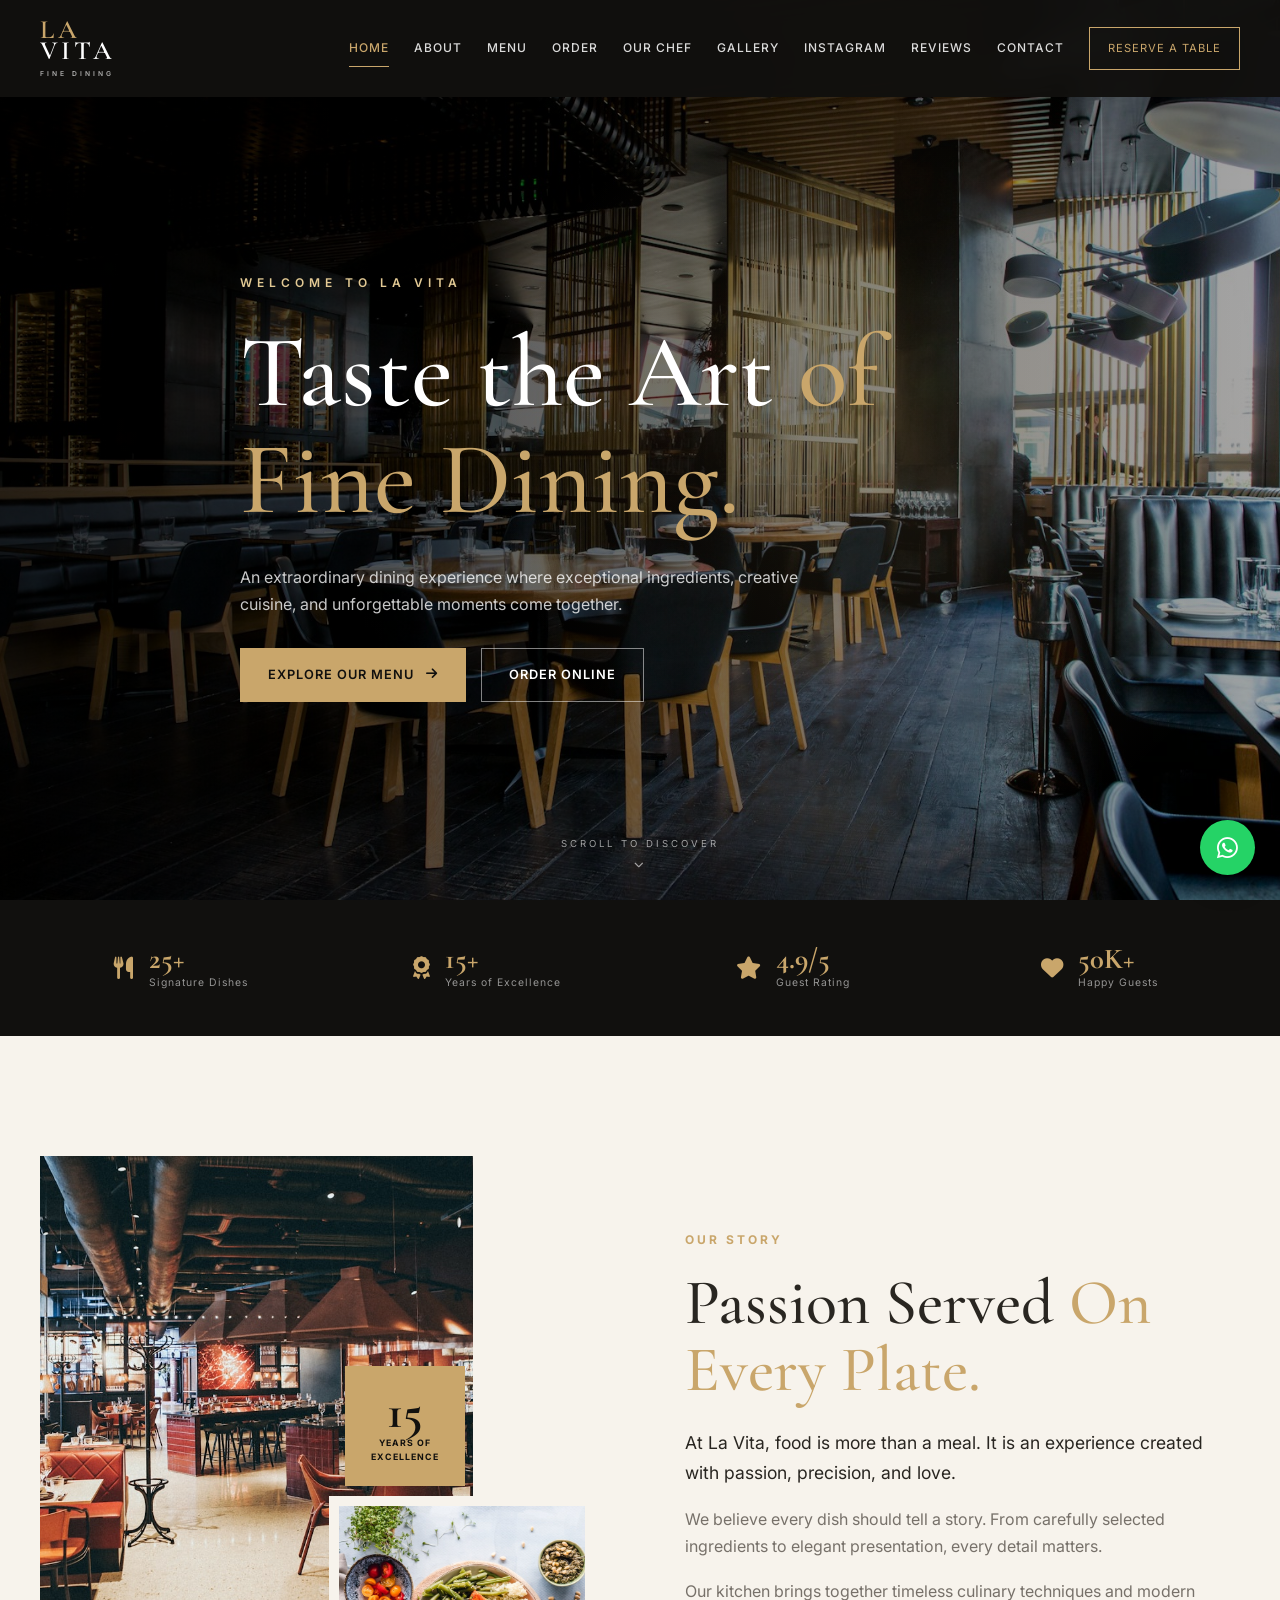
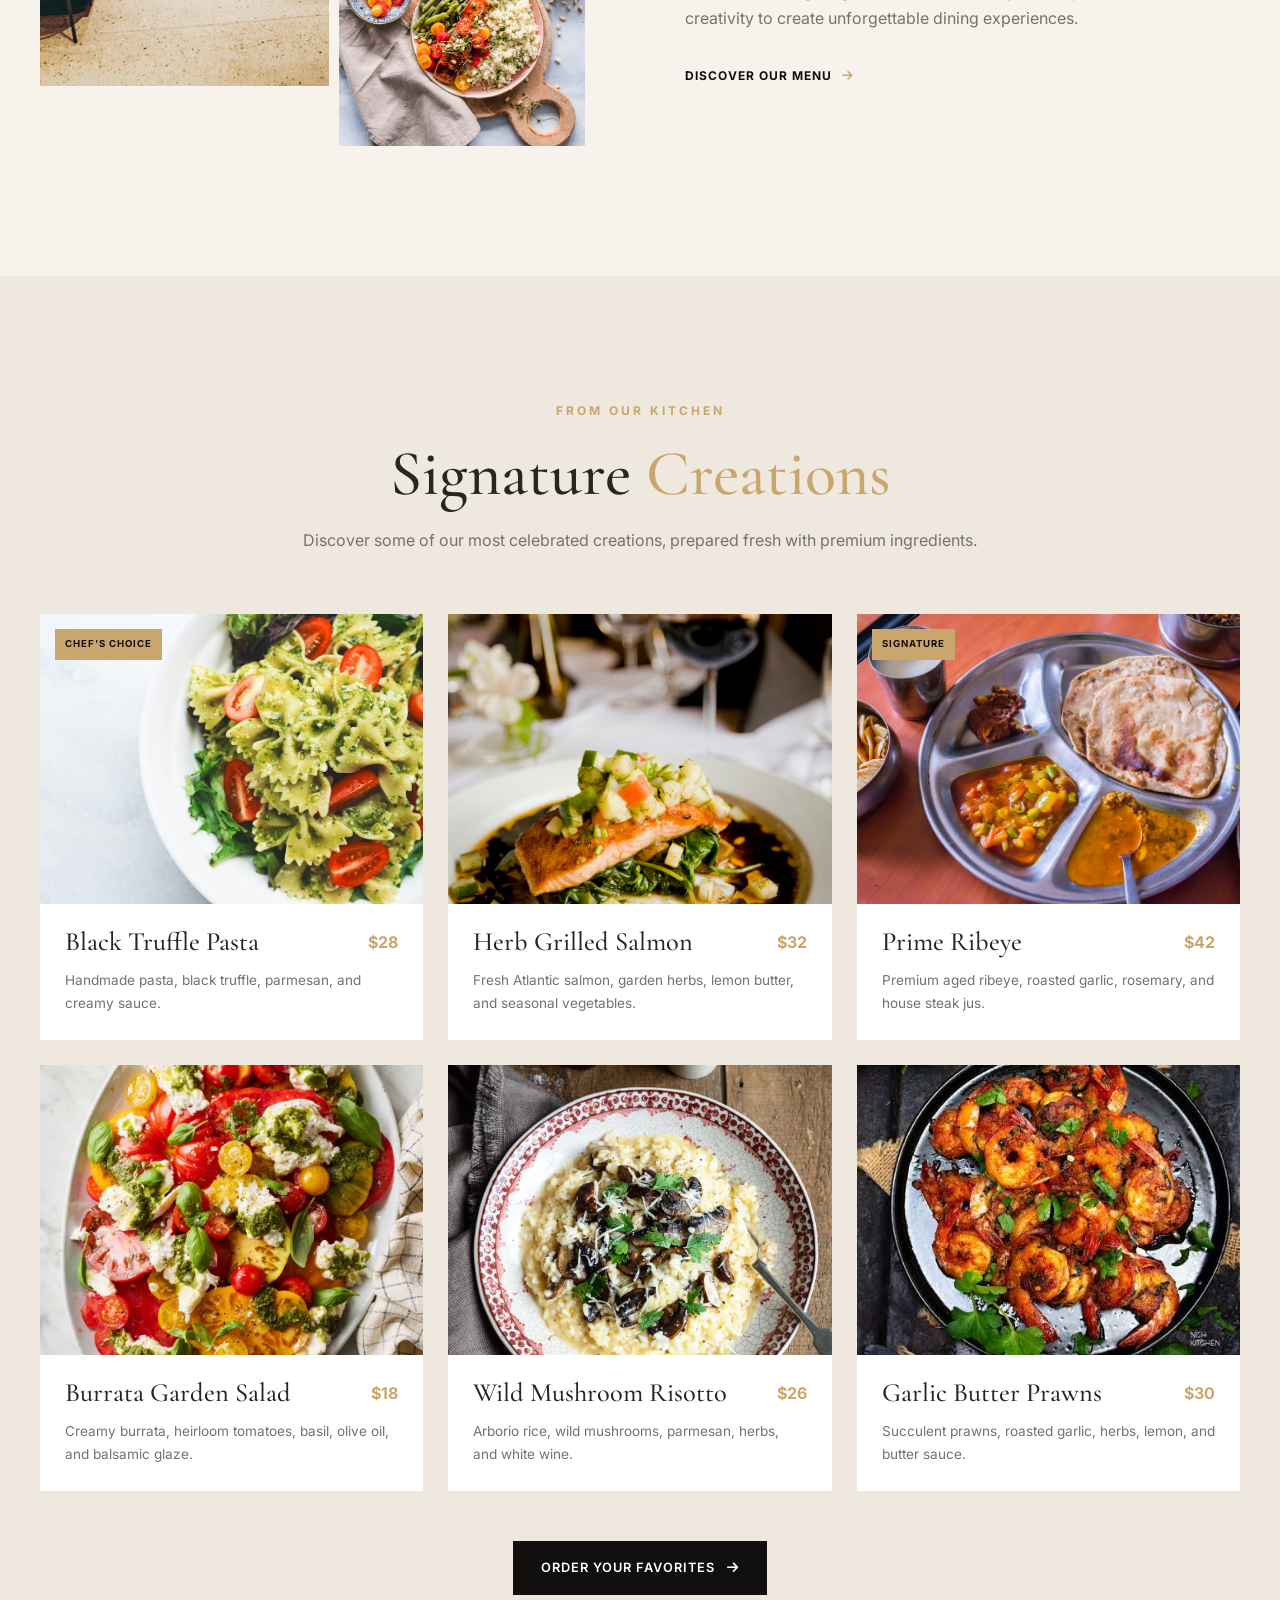
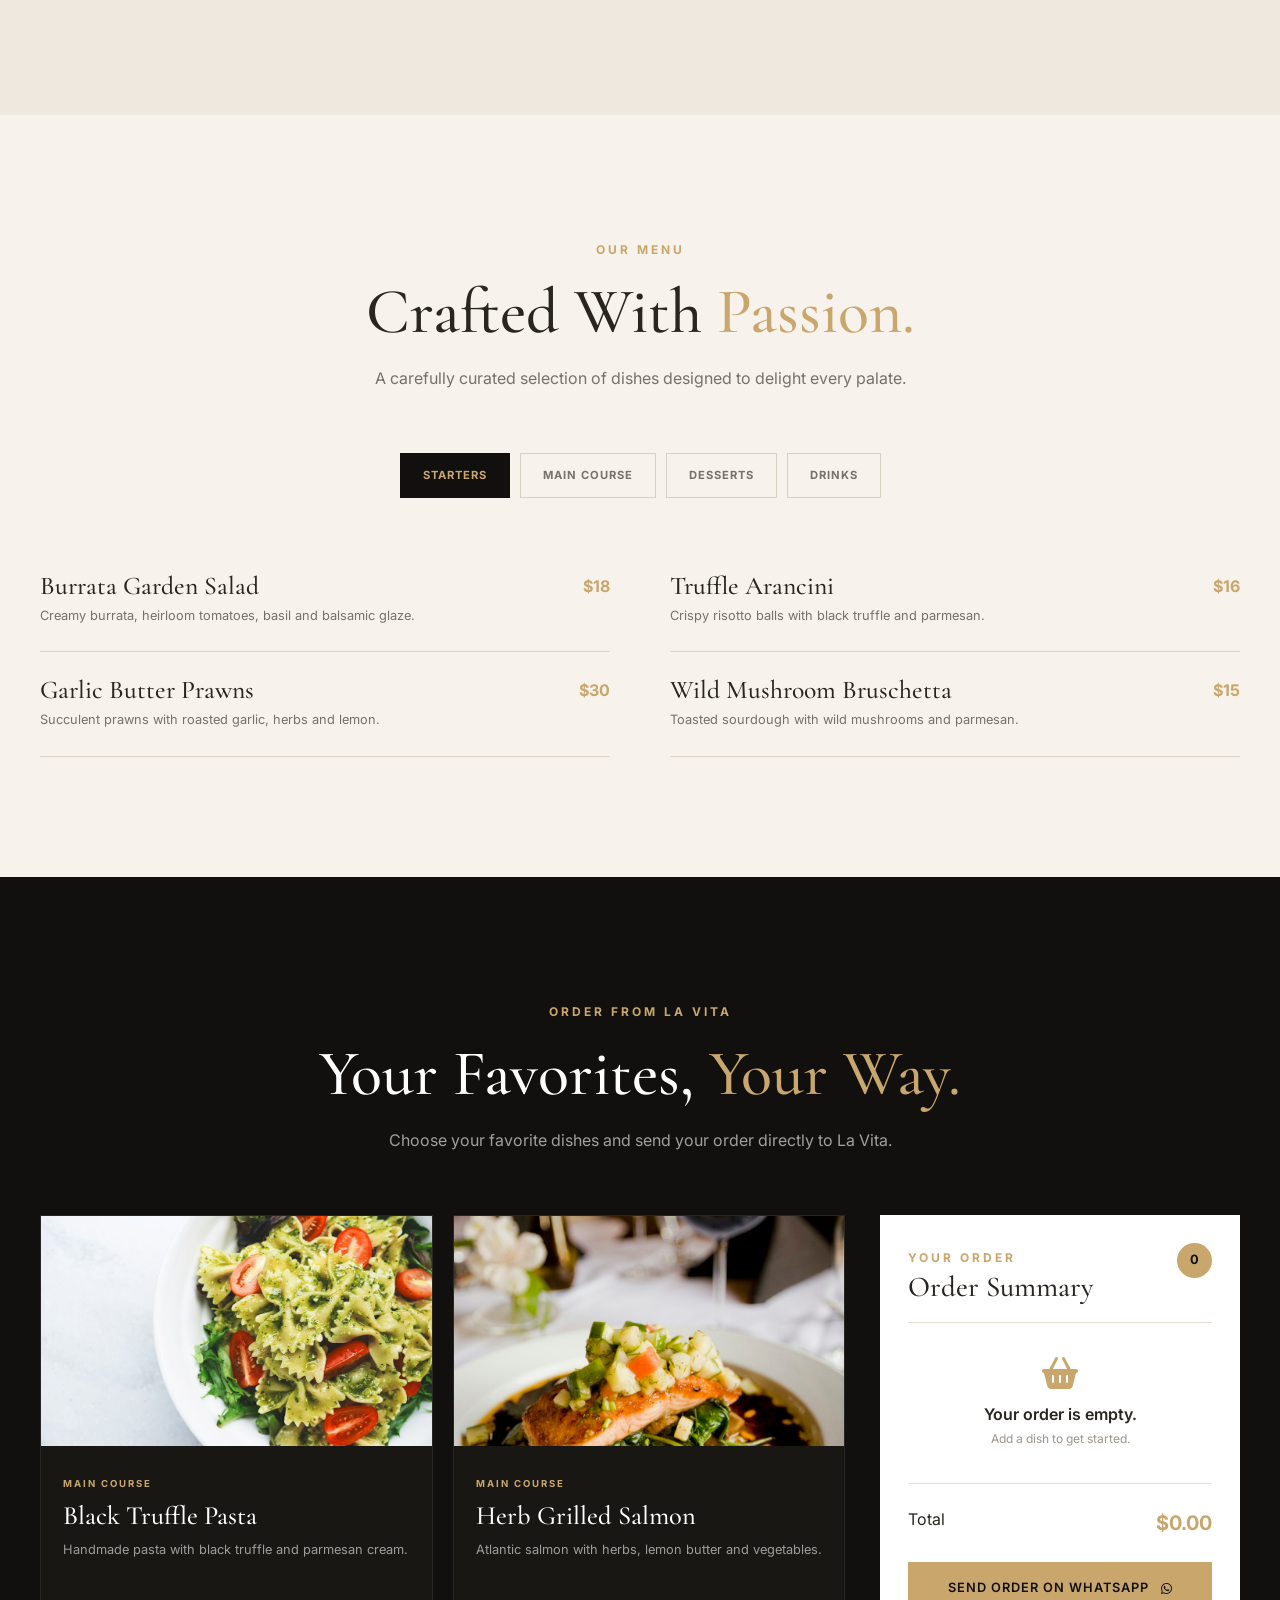
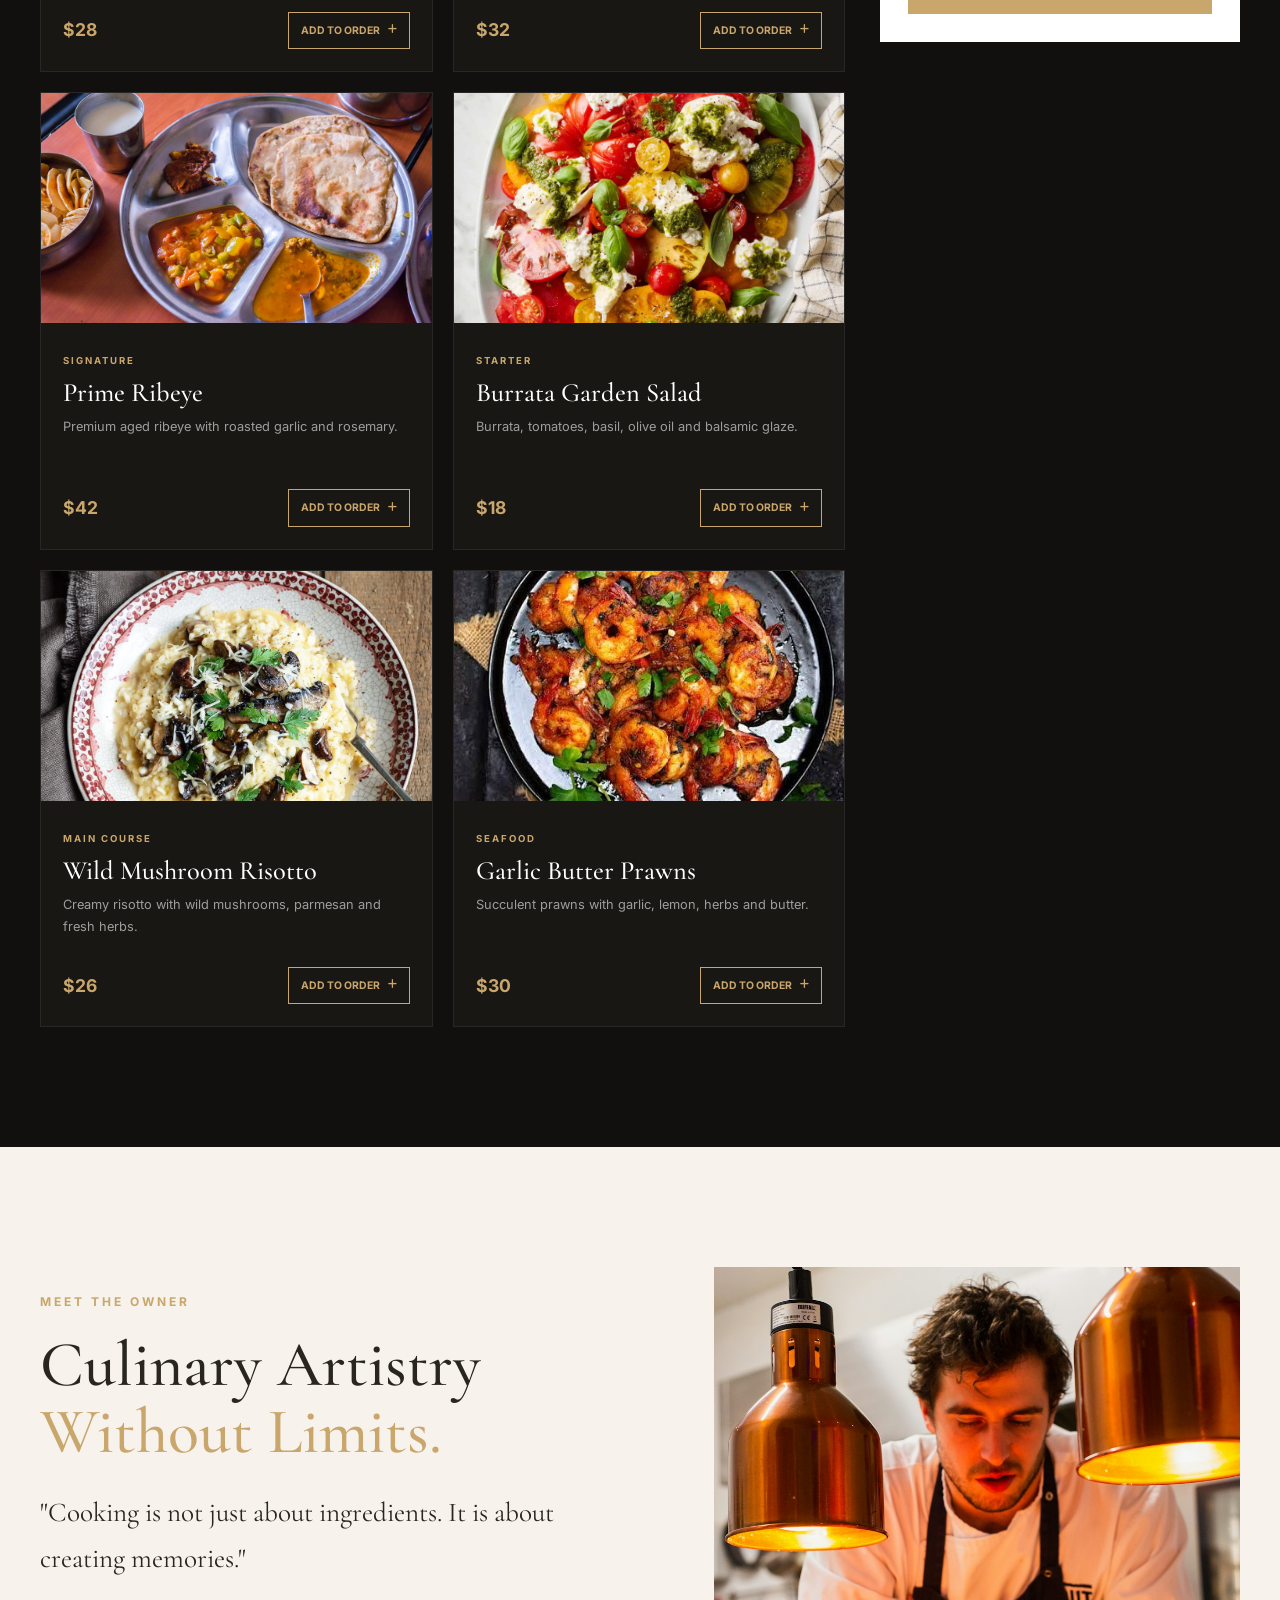
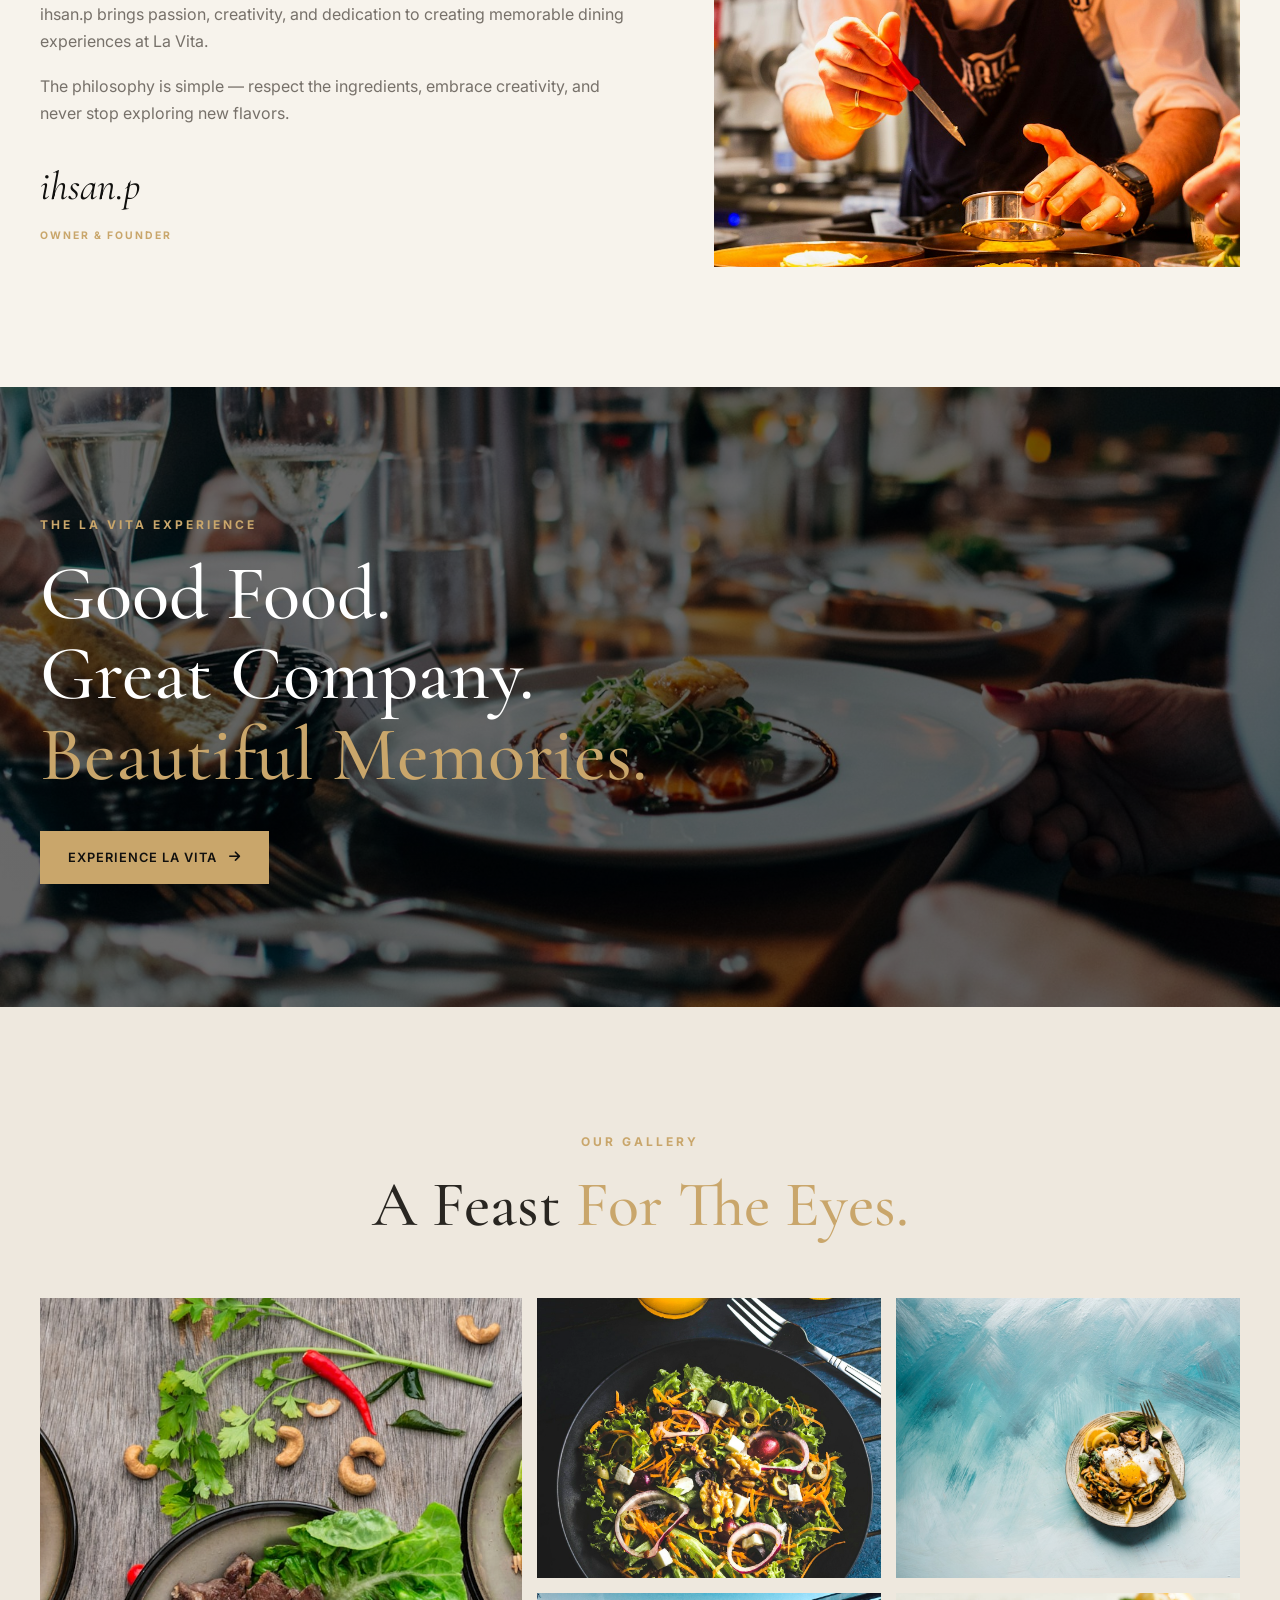
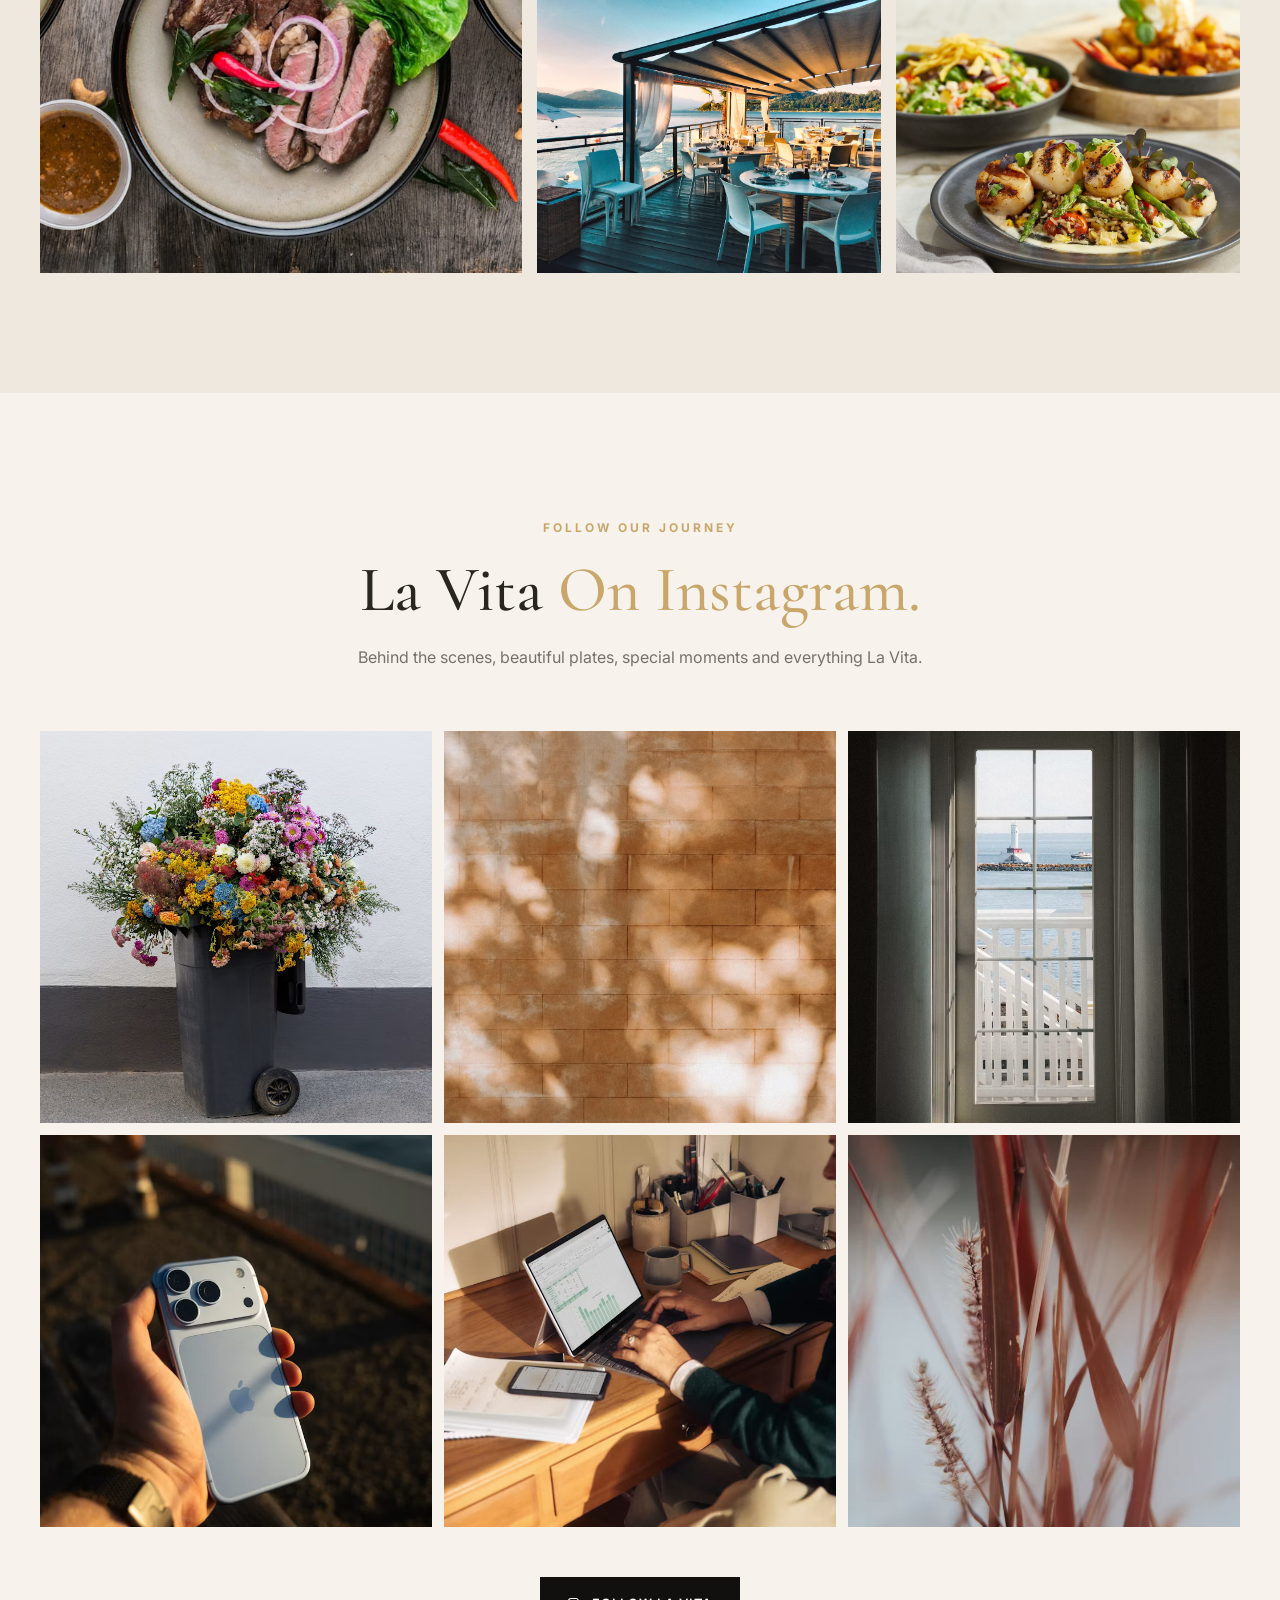
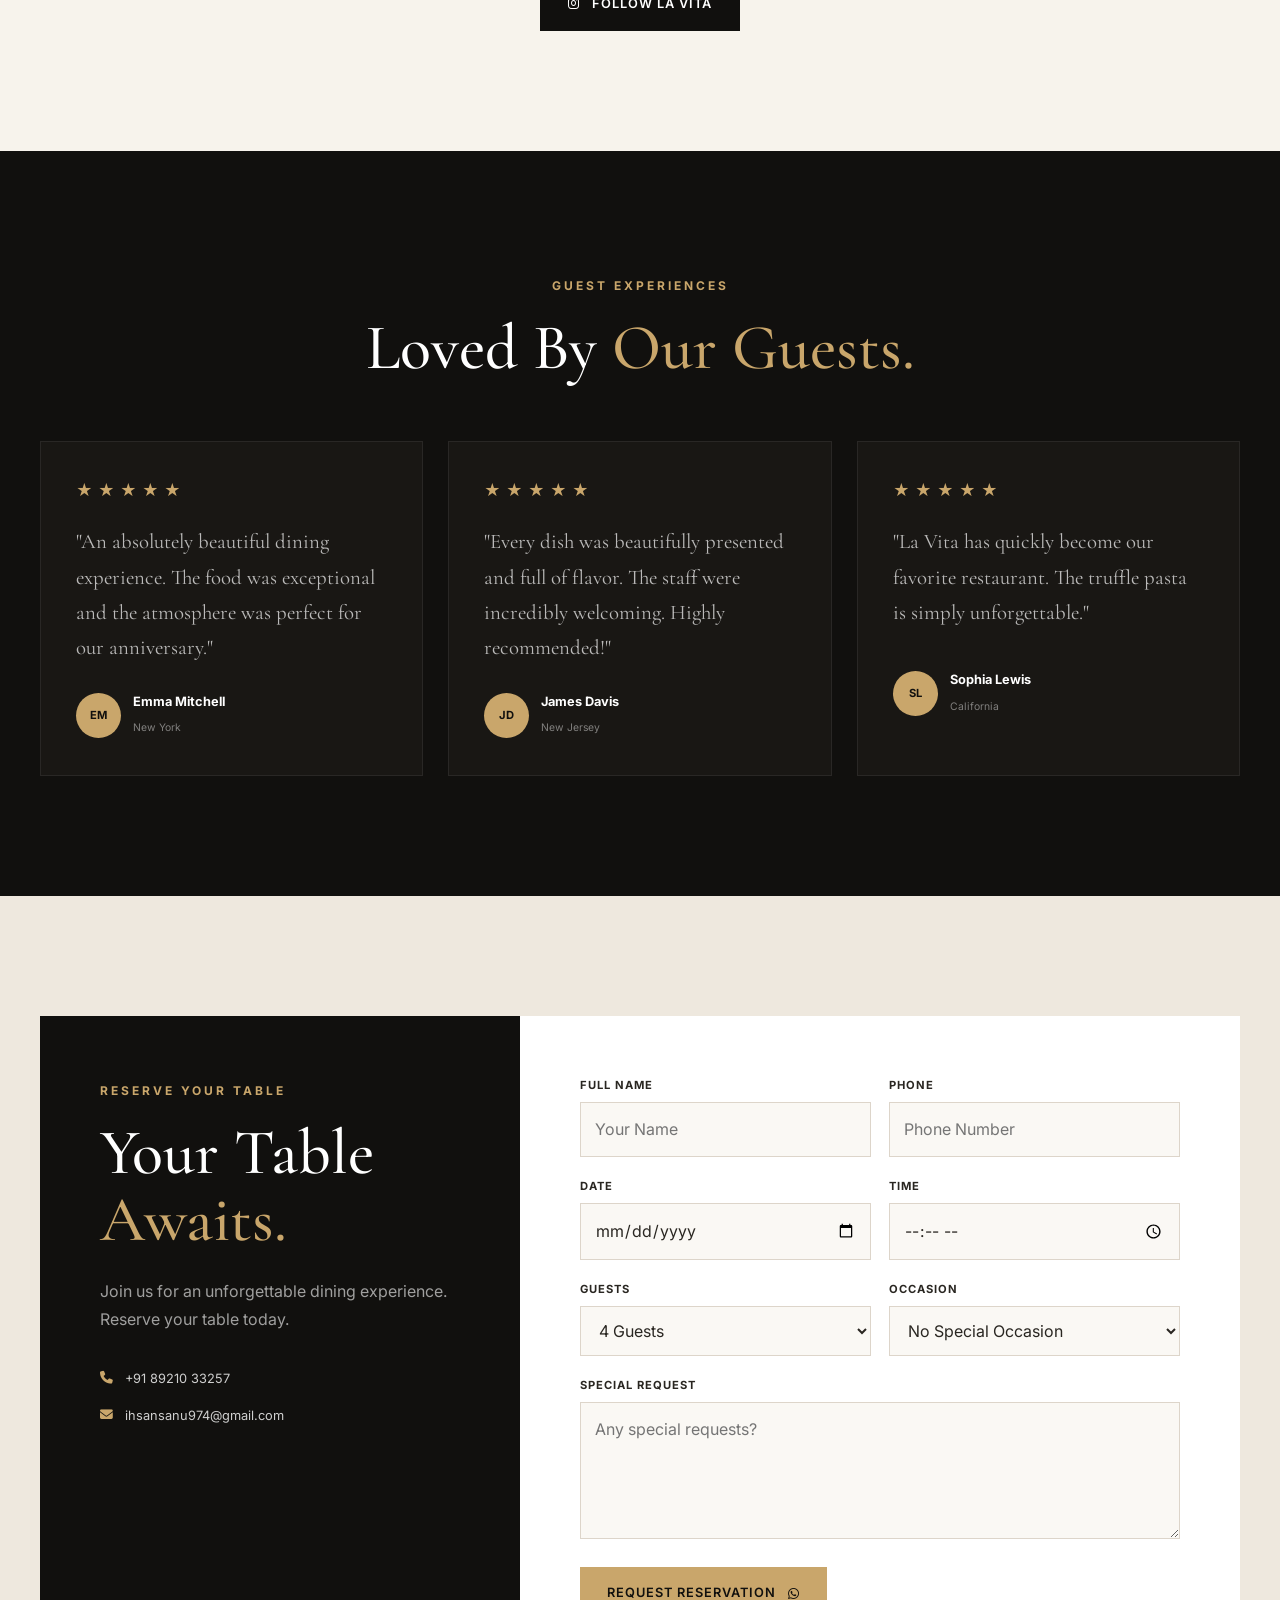
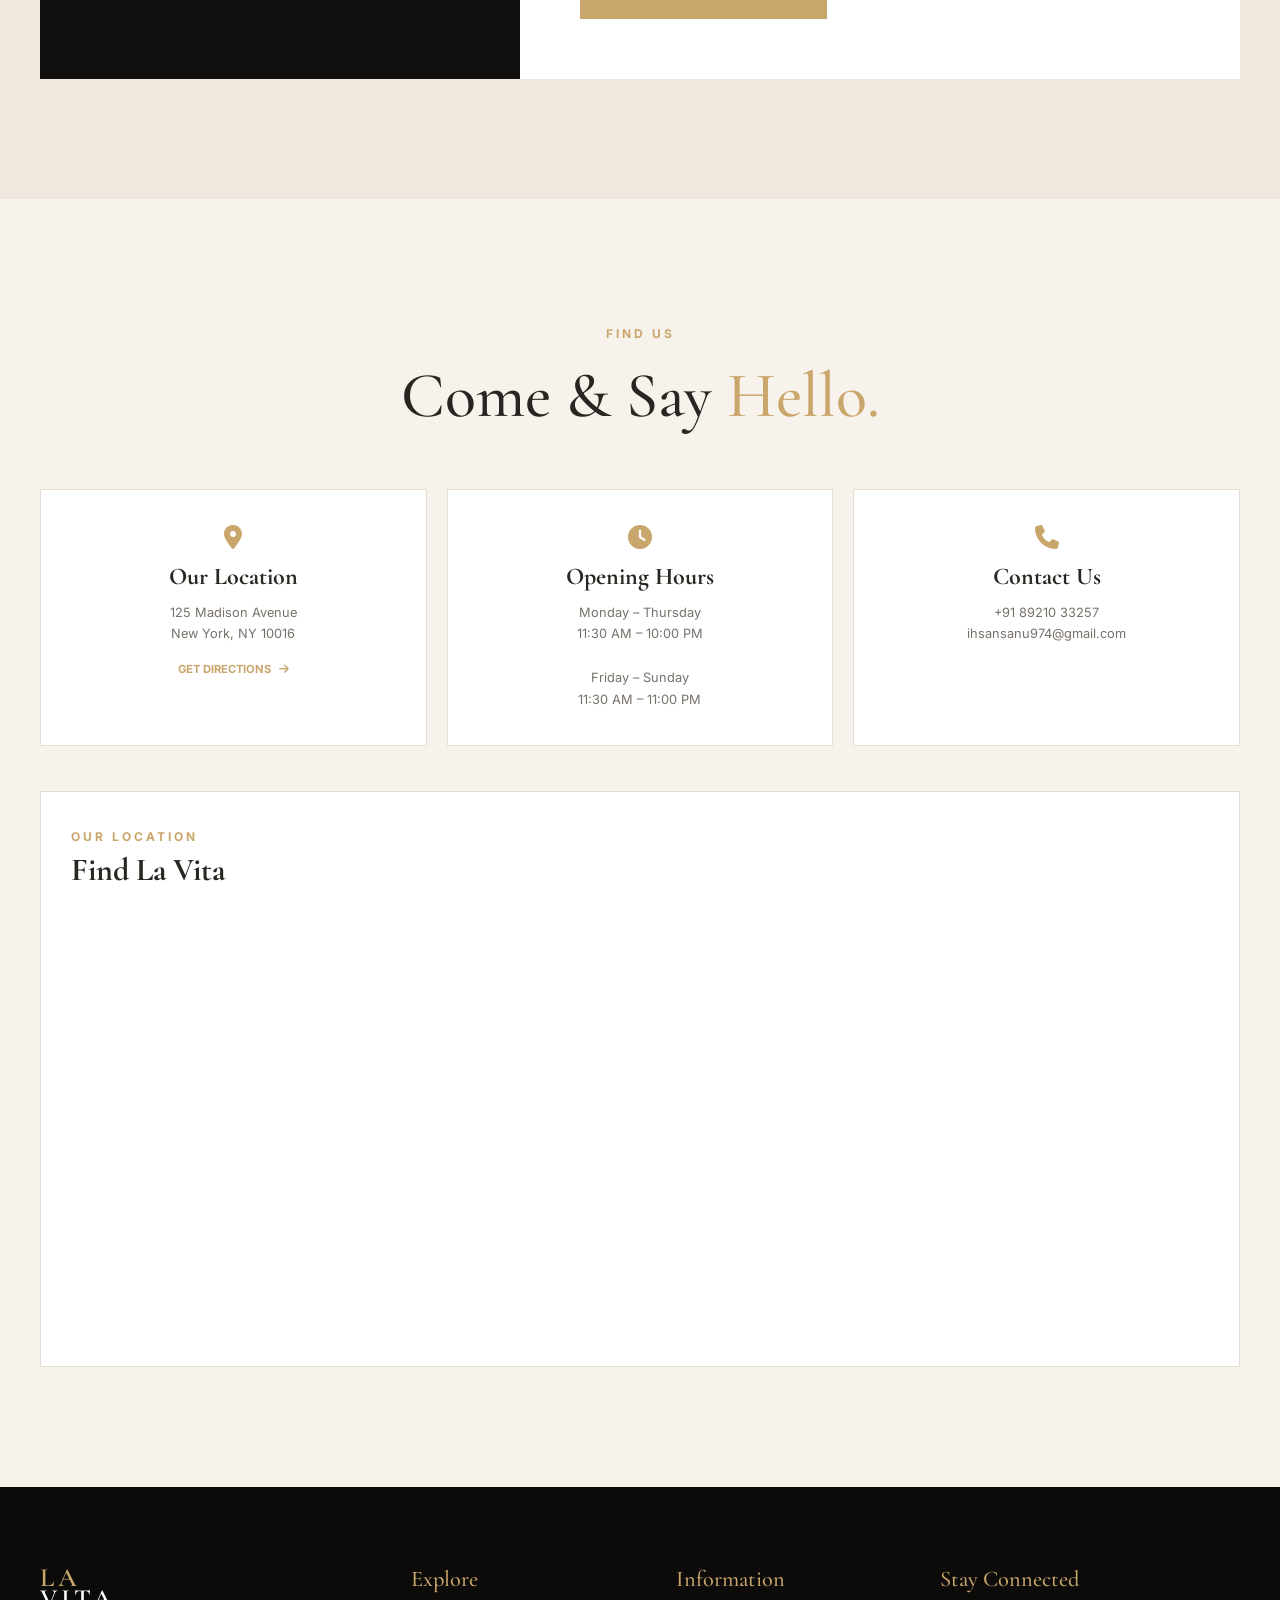
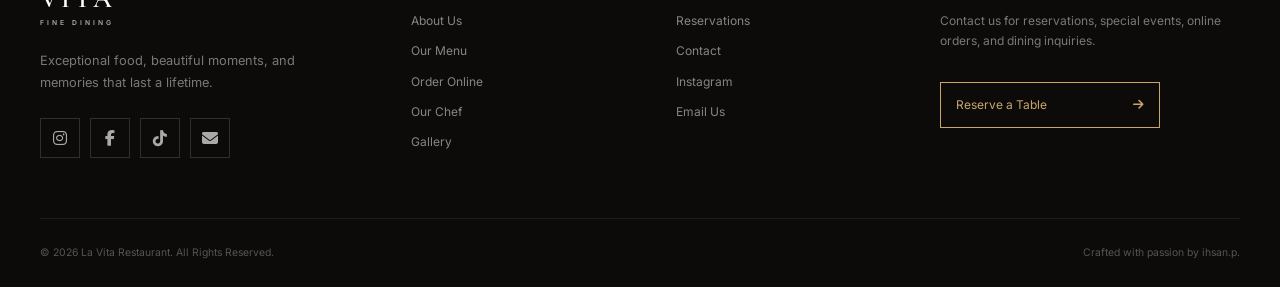
<file: index.html>
<!DOCTYPE html>

<html lang="en">
<head>
    <meta charset="UTF-8">
    <meta name="viewport" content="width=device-width, initial-scale=1.0">


<meta name="description"
    content="La Vita Restaurant — Premium fine dining, handcrafted cuisine, unforgettable experiences and effortless food ordering.">

<meta name="keywords"
    content="La Vita Restaurant, fine dining, luxury restaurant, gourmet food, dinner, lunch, food ordering">

<meta name="author" content="ihsan.p">

<title>La Vita | Premium Restaurant & Fine Dining</title>

<link rel="icon" href="favicon.svg" type="image/svg+xml">

<!-- Google Fonts -->
<link rel="preconnect" href="https://fonts.googleapis.com">
<link rel="preconnect" href="https://fonts.gstatic.com" crossorigin>

<link
    href="https://fonts.googleapis.com/css2?family=Cormorant+Garamond:wght@400;500;600;700&family=Inter:wght@300;400;500;600;700&display=swap"
    rel="stylesheet">

<!-- Font Awesome -->
<link
    rel="stylesheet"
    href="https://cdnjs.cloudflare.com/ajax/libs/font-awesome/6.5.2/css/all.min.css">

<!-- CSS -->
<link rel="stylesheet" href="style.css">


</head>

<body>

<!-- ================= HEADER ================= -->

<header class="header">


<div class="container nav-container">

    <a href="#home" class="logo">
        <span>LA</span> VITA
        <small>FINE DINING</small>
    </a>

    <nav class="navbar">

        <a href="#home" class="nav-link active">Home</a>
        <a href="#about" class="nav-link">About</a>
        <a href="#menu" class="nav-link">Menu</a>
        <a href="#order" class="nav-link">Order</a>
        <a href="#chef" class="nav-link">Our Chef</a>
        <a href="#gallery" class="nav-link">Gallery</a>
        <a href="#instagram" class="nav-link">Instagram</a>
        <a href="#reviews" class="nav-link">Reviews</a>
        <a href="#contact" class="nav-link">Contact</a>

        <a href="#reservation" class="nav-reservation">
            Reserve a Table
        </a>

    </nav>

    <button class="mobile-menu-btn"
            aria-label="Open Menu"
            aria-expanded="false">

        <i class="fas fa-bars"></i>

    </button>

</div>


</header>

<!-- ================= MAIN ================= -->

<main>

<!-- ================= HERO ================= -->

<section class="hero" id="home">


<div class="hero-overlay"></div>

<div class="container hero-content">

    <span class="hero-subtitle">
        WELCOME TO LA VITA
    </span>

    <h1>
        Taste the Art
        <span>of Fine Dining.</span>
    </h1>

    <p>
        An extraordinary dining experience where
        exceptional ingredients, creative cuisine,
        and unforgettable moments come together.
    </p>

    <div class="hero-buttons">

        <a href="menu.html" target="_blank" rel="noopener noreferrer" class="btn btn-primary">
            Explore Our Menu
            <i class="fas fa-arrow-right"></i>
        </a>

        <a href="#order" class="btn btn-outline">
            Order Online
        </a>

    </div>

</div>

<div class="hero-scroll">

    <span>SCROLL TO DISCOVER</span>

    <i class="fas fa-chevron-down"></i>

</div>


</section>

<!-- ================= STATS ================= -->

<section class="intro-section">


<div class="container">

    <div class="intro-grid">

        <div class="intro-item">
            <i class="fas fa-utensils"></i>

            <div>
                <strong>25+</strong>
                <span>Signature Dishes</span>
            </div>
        </div>


        <div class="intro-item">
            <i class="fas fa-award"></i>

            <div>
                <strong>15+</strong>
                <span>Years of Excellence</span>
            </div>
        </div>


        <div class="intro-item">
            <i class="fas fa-star"></i>

            <div>
                <strong>4.9/5</strong>
                <span>Guest Rating</span>
            </div>
        </div>


        <div class="intro-item">
            <i class="fas fa-heart"></i>

            <div>
                <strong>50K+</strong>
                <span>Happy Guests</span>
            </div>
        </div>

    </div>

</div>


</section>

<!-- ================= ABOUT ================= -->

<section class="about section-padding" id="about">


<div class="container">

    <div class="section-grid">

        <div class="about-images">

            <div class="about-image-main">

                <img src="images/about-main.jpg"
                     alt="La Vita Restaurant Interior"
                     loading="lazy">

            </div>


            <div class="about-image-small">

                <img src="images/about-food.jpg"
                     alt="La Vita Signature Dish"
                     loading="lazy">

            </div>


            <div class="experience-badge">

                <strong>15</strong>

                <span>
                    YEARS OF<br>
                    EXCELLENCE
                </span>

            </div>

        </div>


        <div class="about-content reveal">

            <span class="section-label">
                OUR STORY
            </span>

            <h2>
                Passion Served
                <span>On Every Plate.</span>
            </h2>

            <p class="lead">
                At La Vita, food is more than a meal.
                It is an experience created with passion,
                precision, and love.
            </p>

            <p>
                We believe every dish should tell a story.
                From carefully selected ingredients to
                elegant presentation, every detail matters.
            </p>

            <p>
                Our kitchen brings together timeless culinary
                techniques and modern creativity to create
                unforgettable dining experiences.
            </p>

            <a href="#menu" class="text-link">

                Discover Our Menu

                <i class="fas fa-arrow-right"></i>

            </a>

        </div>

    </div>

</div>


</section>

<!-- ================= SIGNATURE ================= -->

<section class="signature section-padding">


<div class="container">

    <div class="section-heading reveal">

        <span class="section-label">
            FROM OUR KITCHEN
        </span>

        <h2>
            Signature
            <span>Creations</span>
        </h2>

        <p>
            Discover some of our most celebrated creations,
            prepared fresh with premium ingredients.
        </p>

    </div>


    <div class="dish-grid">


        <!-- DISH 1 -->

        <article class="dish-card reveal">

            <div class="dish-image">

                <img src="images/dish-1.jpg"
                     alt="Black Truffle Pasta"
                     loading="lazy">

                <span class="dish-tag">
                    CHEF'S CHOICE
                </span>

            </div>

            <div class="dish-content">

                <div class="dish-title">

                    <h3>Black Truffle Pasta</h3>

                    <span>$28</span>

                </div>

                <p>
                    Handmade pasta, black truffle,
                    parmesan, and creamy sauce.
                </p>

            </div>

        </article>


        <!-- DISH 2 -->

        <article class="dish-card reveal">

            <div class="dish-image">

                <img src="images/dish-2.jpg"
                     alt="Herb Grilled Salmon"
                     loading="lazy">

            </div>

            <div class="dish-content">

                <div class="dish-title">

                    <h3>Herb Grilled Salmon</h3>

                    <span>$32</span>

                </div>

                <p>
                    Fresh Atlantic salmon, garden herbs,
                    lemon butter, and seasonal vegetables.
                </p>

            </div>

        </article>


        <!-- DISH 3 -->

        <article class="dish-card reveal">

            <div class="dish-image">

                <img src="images/dish-3.jpg"
                     alt="Prime Ribeye"
                     loading="lazy">

                <span class="dish-tag">
                    SIGNATURE
                </span>

            </div>

            <div class="dish-content">

                <div class="dish-title">

                    <h3>Prime Ribeye</h3>

                    <span>$42</span>

                </div>

                <p>
                    Premium aged ribeye, roasted garlic,
                    rosemary, and house steak jus.
                </p>

            </div>

        </article>


        <!-- DISH 4 -->

        <article class="dish-card reveal">

            <div class="dish-image">

                <img src="images/dish-4.jpg"
                     alt="Burrata Garden Salad"
                     loading="lazy">

            </div>

            <div class="dish-content">

                <div class="dish-title">

                    <h3>Burrata Garden Salad</h3>

                    <span>$18</span>

                </div>

                <p>
                    Creamy burrata, heirloom tomatoes,
                    basil, olive oil, and balsamic glaze.
                </p>

            </div>

        </article>


        <!-- DISH 5 -->

        <article class="dish-card reveal">

            <div class="dish-image">

                <img src="images/dish-5.jpg"
                     alt="Wild Mushroom Risotto"
                     loading="lazy">

            </div>

            <div class="dish-content">

                <div class="dish-title">

                    <h3>Wild Mushroom Risotto</h3>

                    <span>$26</span>

                </div>

                <p>
                    Arborio rice, wild mushrooms,
                    parmesan, herbs, and white wine.
                </p>

            </div>

        </article>


        <!-- DISH 6 -->

        <article class="dish-card reveal">

            <div class="dish-image">

                <img src="images/dish-6.jpg"
                     alt="Garlic Butter Prawns"
                     loading="lazy">

            </div>

            <div class="dish-content">

                <div class="dish-title">

                    <h3>Garlic Butter Prawns</h3>

                    <span>$30</span>

                </div>

                <p>
                    Succulent prawns, roasted garlic,
                    herbs, lemon, and butter sauce.
                </p>

            </div>

        </article>

    </div>


    <div class="center-button">

        <a href="#order" class="btn btn-dark">

            Order Your Favorites

            <i class="fas fa-arrow-right"></i>

        </a>

    </div>

</div>


</section>

<!-- ================= MENU ================= -->

<section class="menu-section section-padding" id="menu">


<div class="container">

    <div class="section-heading reveal">

        <span class="section-label">
            OUR MENU
        </span>

        <h2>
            Crafted With
            <span>Passion.</span>
        </h2>

        <p>
            A carefully curated selection of dishes
            designed to delight every palate.
        </p>

    </div>


    <div class="menu-tabs">

        <button class="menu-tab active"
                data-category="starters">
            Starters
        </button>

        <button class="menu-tab"
                data-category="mains">
            Main Course
        </button>

        <button class="menu-tab"
                data-category="desserts">
            Desserts
        </button>

        <button class="menu-tab"
                data-category="drinks">
            Drinks
        </button>

    </div>


    <div class="menu-list" id="menuList"></div>

</div>


</section>

<!-- ================= FOOD ORDERING ================= -->

<section class="food-order section-padding" id="order">


<div class="container">

    <div class="section-heading reveal">

        <span class="section-label">
            ORDER FROM LA VITA
        </span>

        <h2>
            Your Favorites,
            <span>Your Way.</span>
        </h2>

        <p>
            Choose your favorite dishes and send
            your order directly to La Vita.
        </p>

    </div>


    <div class="order-layout">


        <!-- ORDER ITEMS -->

        <div class="order-products">


            <article class="order-card reveal">

                <img src="images/dish-1.jpg"
                     alt="Black Truffle Pasta"
                     loading="lazy">

                <div class="order-card-content">

                    <span class="order-category">
                        MAIN COURSE
                    </span>

                    <h3>Black Truffle Pasta</h3>

                    <p>
                        Handmade pasta with black truffle
                        and parmesan cream.
                    </p>

                    <div class="order-bottom">

                        <strong>$28</strong>

                        <button class="add-to-cart"
                                data-name="Black Truffle Pasta"
                                data-price="28">

                            Add to Order
                            <i class="fas fa-plus"></i>

                        </button>

                    </div>

                </div>

            </article>


            <article class="order-card reveal">

                <img src="images/dish-2.jpg"
                     alt="Herb Grilled Salmon"
                     loading="lazy">

                <div class="order-card-content">

                    <span class="order-category">
                        MAIN COURSE
                    </span>

                    <h3>Herb Grilled Salmon</h3>

                    <p>
                        Atlantic salmon with herbs,
                        lemon butter and vegetables.
                    </p>

                    <div class="order-bottom">

                        <strong>$32</strong>

                        <button class="add-to-cart"
                                data-name="Herb Grilled Salmon"
                                data-price="32">

                            Add to Order
                            <i class="fas fa-plus"></i>

                        </button>

                    </div>

                </div>

            </article>


            <article class="order-card reveal">

                <img src="images/dish-3.jpg"
                     alt="Prime Ribeye"
                     loading="lazy">

                <div class="order-card-content">

                    <span class="order-category">
                        SIGNATURE
                    </span>

                    <h3>Prime Ribeye</h3>

                    <p>
                        Premium aged ribeye with
                        roasted garlic and rosemary.
                    </p>

                    <div class="order-bottom">

                        <strong>$42</strong>

                        <button class="add-to-cart"
                                data-name="Prime Ribeye"
                                data-price="42">

                            Add to Order
                            <i class="fas fa-plus"></i>

                        </button>

                    </div>

                </div>

            </article>


            <article class="order-card reveal">

                <img src="images/dish-4.jpg"
                     alt="Burrata Garden Salad"
                     loading="lazy">

                <div class="order-card-content">

                    <span class="order-category">
                        STARTER
                    </span>

                    <h3>Burrata Garden Salad</h3>

                    <p>
                        Burrata, tomatoes, basil,
                        olive oil and balsamic glaze.
                    </p>

                    <div class="order-bottom">

                        <strong>$18</strong>

                        <button class="add-to-cart"
                                data-name="Burrata Garden Salad"
                                data-price="18">

                            Add to Order
                            <i class="fas fa-plus"></i>

                        </button>

                    </div>

                </div>

            </article>


            <article class="order-card reveal">

                <img src="images/dish-5.jpg"
                     alt="Wild Mushroom Risotto"
                     loading="lazy">

                <div class="order-card-content">

                    <span class="order-category">
                        MAIN COURSE
                    </span>

                    <h3>Wild Mushroom Risotto</h3>

                    <p>
                        Creamy risotto with wild mushrooms,
                        parmesan and fresh herbs.
                    </p>

                    <div class="order-bottom">

                        <strong>$26</strong>

                        <button class="add-to-cart"
                                data-name="Wild Mushroom Risotto"
                                data-price="26">

                            Add to Order
                            <i class="fas fa-plus"></i>

                        </button>

                    </div>

                </div>

            </article>


            <article class="order-card reveal">

                <img src="images/dish-6.jpg"
                     alt="Garlic Butter Prawns"
                     loading="lazy">

                <div class="order-card-content">

                    <span class="order-category">
                        SEAFOOD
                    </span>

                    <h3>Garlic Butter Prawns</h3>

                    <p>
                        Succulent prawns with garlic,
                        lemon, herbs and butter.
                    </p>

                    <div class="order-bottom">

                        <strong>$30</strong>

                        <button class="add-to-cart"
                                data-name="Garlic Butter Prawns"
                                data-price="30">

                            Add to Order
                            <i class="fas fa-plus"></i>

                        </button>

                    </div>

                </div>

            </article>

        </div>


        <!-- CART -->

        <aside class="order-cart reveal">

            <div class="cart-header">

                <div>

                    <span class="section-label">
                        YOUR ORDER
                    </span>

                    <h3>
                        Order Summary
                    </h3>

                </div>

                <span class="cart-count"
                      id="cartCount">
                    0
                </span>

            </div>


            <div class="cart-items"
                 id="cartItems">

                <div class="empty-cart">

                    <i class="fas fa-basket-shopping"></i>

                    <p>
                        Your order is empty.
                    </p>

                    <span>
                        Add a dish to get started.
                    </span>

                </div>

            </div>


            <div class="cart-total">

                <span>Total</span>

                <strong id="cartTotal">
                    $0
                </strong>

            </div>


            <button class="btn btn-primary order-now-btn"
                    id="orderNowBtn">

                Send Order on WhatsApp

                <i class="fab fa-whatsapp"></i>

            </button>

        </aside>

    </div>

</div>


</section>

<!-- ================= CHEF ================= -->

<section class="chef section-padding" id="chef">


<div class="container">

    <div class="section-grid chef-grid">

        <div class="chef-content reveal">

            <span class="section-label">
                MEET THE OWNER
            </span>

            <h2>
                Culinary Artistry
                <span>Without Limits.</span>
            </h2>

            <p class="lead">
                "Cooking is not just about ingredients.
                It is about creating memories."
            </p>

            <p>
                ihsan.p brings passion, creativity, and
                dedication to creating memorable dining
                experiences at La Vita.
            </p>

            <p>
                The philosophy is simple — respect the
                ingredients, embrace creativity, and never
                stop exploring new flavors.
            </p>

            <div class="chef-signature">
                ihsan.p
            </div>

            <span class="chef-role">
                Owner & Founder
            </span>

        </div>


        <div class="chef-image reveal">

            <img src="images/chef.jpg"
                 alt="La Vita Owner"
                 loading="lazy">

        </div>

    </div>

</div>


</section>

<!-- ================= EXPERIENCE ================= -->

<section class="experience-section">


<div class="experience-overlay"></div>

<div class="container experience-content reveal">

    <span class="section-label">
        THE LA VITA EXPERIENCE
    </span>

    <h2>
        Good Food.<br>
        Great Company.<br>
        <span>Beautiful Memories.</span>
    </h2>

    <a href="#reservation"
       class="btn btn-primary">

        Experience La Vita

        <i class="fas fa-arrow-right"></i>

    </a>

</div>


</section>

<!-- ================= GALLERY ================= -->

<section class="gallery section-padding" id="gallery">


<div class="container">

    <div class="section-heading reveal">

        <span class="section-label">
            OUR GALLERY
        </span>

        <h2>
            A Feast
            <span>For The Eyes.</span>
        </h2>

    </div>


    <div class="gallery-grid">

        <div class="gallery-item gallery-large reveal">

            <img src="images/gallery-1.jpg"
                 alt="La Vita Food"
                 loading="lazy">

        </div>


        <div class="gallery-item reveal">

            <img src="images/gallery-2.jpg"
                 alt="La Vita Dining"
                 loading="lazy">

        </div>


        <div class="gallery-item reveal">

            <img src="images/gallery-3.jpg"
                 alt="Restaurant Interior"
                 loading="lazy">

        </div>


        <div class="gallery-item reveal">

            <img src="images/gallery-4.jpg"
                 alt="Chef Cooking"
                 loading="lazy">

        </div>


        <div class="gallery-item reveal">

            <img src="images/gallery-5.jpg"
                 alt="Gourmet Food"
                 loading="lazy">

        </div>

    </div>

</div>


</section>

<!-- ================= INSTAGRAM ================= -->

<section class="instagram section-padding"
         id="instagram">


<div class="container">

    <div class="section-heading reveal">

        <span class="section-label">
            FOLLOW OUR JOURNEY
        </span>

        <h2>
            La Vita
            <span>On Instagram.</span>
        </h2>

        <p>
            Behind the scenes, beautiful plates,
            special moments and everything La Vita.
        </p>

    </div>


    <div class="instagram-grid">


        <a href="https://instagram.com" target="_blank" rel="noopener noreferrer"
           class="instagram-item reveal">

            <img src="images/insta-1.jpg"
                 alt="La Vita Instagram"
                 loading="lazy">

            <span class="instagram-overlay">
                <i class="fab fa-instagram"></i>
            </span>

        </a>


        <a href="https://instagram.com" target="_blank" rel="noopener noreferrer"
           class="instagram-item reveal">

            <img src="images/insta-2.jpg"
                 alt="La Vita Instagram"
                 loading="lazy">

            <span class="instagram-overlay">
                <i class="fab fa-instagram"></i>
            </span>

        </a>


        <a href="https://instagram.com" target="_blank" rel="noopener noreferrer"
           class="instagram-item reveal">

            <img src="images/insta-3.jpg"
                 alt="La Vita Instagram"
                 loading="lazy">

            <span class="instagram-overlay">
                <i class="fab fa-instagram"></i>
            </span>

        </a>


        <a href="https://instagram.com" target="_blank" rel="noopener noreferrer"
           class="instagram-item reveal">

            <img src="images/insta-4.jpg"
                 alt="La Vita Instagram"
                 loading="lazy">

            <span class="instagram-overlay">
                <i class="fab fa-instagram"></i>
            </span>

        </a>


        <a href="https://instagram.com" target="_blank" rel="noopener noreferrer"
           class="instagram-item reveal">

            <img src="images/insta-5.jpg"
                 alt="La Vita Instagram"
                 loading="lazy">

            <span class="instagram-overlay">
                <i class="fab fa-instagram"></i>
            </span>

        </a>


       <a href="https://instagram.com" target="_blank" rel="noopener noreferrer"
           class="instagram-item reveal">

            <img src="images/insta-6.jpg"
                 alt="La Vita Instagram"
                 loading="lazy">

            <span class="instagram-overlay">
                <i class="fab fa-instagram"></i>
            </span>

        </a>

    </div>


    <div class="center-button">

        <a href="https://instagram.com" target="_blank" rel="noopener noreferrer"
           class="btn btn-dark">

            <i class="fab fa-instagram"></i>

            Follow La Vita

        </a>

    </div>

</div>


</section>

<!-- ================= REVIEWS ================= -->

<section class="reviews section-padding" id="reviews">


<div class="container">

    <div class="section-heading reveal">

        <span class="section-label">
            GUEST EXPERIENCES
        </span>

        <h2>
            Loved By
            <span>Our Guests.</span>
        </h2>

    </div>


    <div class="review-grid">


        <article class="review-card reveal">

            <div class="stars">
                ★★★★★
            </div>

            <p>
                "An absolutely beautiful dining experience.
                The food was exceptional and the atmosphere
                was perfect for our anniversary."
            </p>

            <div class="review-author">

                <div class="review-avatar">
                    EM
                </div>

                <div>

                    <strong>
                        Emma Mitchell
                    </strong>

                    <span>
                        New York
                    </span>

                </div>

            </div>

        </article>


        <article class="review-card reveal">

            <div class="stars">
                ★★★★★
            </div>

            <p>
                "Every dish was beautifully presented and
                full of flavor. The staff were incredibly
                welcoming. Highly recommended!"
            </p>

            <div class="review-author">

                <div class="review-avatar">
                    JD
                </div>

                <div>

                    <strong>
                        James Davis
                    </strong>

                    <span>
                        New Jersey
                    </span>

                </div>

            </div>

        </article>


        <article class="review-card reveal">

            <div class="stars">
                ★★★★★
            </div>

            <p>
                "La Vita has quickly become our favorite
                restaurant. The truffle pasta is simply
                unforgettable."
            </p>

            <div class="review-author">

                <div class="review-avatar">
                    SL
                </div>

                <div>

                    <strong>
                        Sophia Lewis
                    </strong>

                    <span>
                        California
                    </span>

                </div>

            </div>

        </article>

    </div>

</div>


</section>

<!-- ================= RESERVATION ================= -->

<section class="reservation section-padding"
         id="reservation">


<div class="container">

    <div class="reservation-box reveal">


        <div class="reservation-content">

            <span class="section-label">
                RESERVE YOUR TABLE
            </span>

            <h2>
                Your Table
                <span>Awaits.</span>
            </h2>

            <p>
                Join us for an unforgettable dining experience.
                Reserve your table today.
            </p>


            <div class="reservation-contact">

                <a href="tel:+918921033257">

                    <i class="fas fa-phone"></i>

                    +91 89210 33257

                </a>


                <a href="mailto:ihsansanu974@gmail.com">

                    <i class="fas fa-envelope"></i>

                    ihsansanu974@gmail.com

                </a>

            </div>

        </div>


        <form class="reservation-form"
              id="reservationForm">


            <div class="form-row">


                <div class="form-group">

                    <label for="name">
                        Full Name
                    </label>

                    <input
                        type="text"
                        id="name"
                        name="name"
                        placeholder="Your Name"
                        required>

                </div>


                <div class="form-group">

                    <label for="phone">
                        Phone
                    </label>

                    <input
                        type="tel"
                        id="phone"
                        name="phone"
                        placeholder="Phone Number"
                        required>

                </div>

            </div>


            <div class="form-row">


                <div class="form-group">

                    <label for="date">
                        Date
                    </label>

                    <input
                        type="date"
                        id="date"
                        name="date"
                        required>

                </div>


                <div class="form-group">

                    <label for="time">
                        Time
                    </label>

                    <input
                        type="time"
                        id="time"
                        name="time"
                        required>

                </div>

            </div>


            <div class="form-row">


                <div class="form-group">

                    <label for="guests">
                        Guests
                    </label>

                    <select id="guests"
                            name="guests">

                        <option value="1">
                            1 Guest
                        </option>

                        <option value="2">
                            2 Guests
                        </option>

                        <option value="3">
                            3 Guests
                        </option>

                        <option value="4"
                                selected>
                            4 Guests
                        </option>

                        <option value="5">
                            5 Guests
                        </option>

                        <option value="6">
                            6 Guests
                        </option>

                        <option value="7">
                            7 Guests
                        </option>

                        <option value="8+">
                            8+ Guests
                        </option>

                    </select>

                </div>


                <div class="form-group">

                    <label for="occasion">
                        Occasion
                    </label>

                    <select id="occasion"
                            name="occasion">

                        <option value="None">
                            No Special Occasion
                        </option>

                        <option value="Birthday">
                            Birthday
                        </option>

                        <option value="Anniversary">
                            Anniversary
                        </option>

                        <option value="Business">
                            Business Dinner
                        </option>

                        <option value="Other">
                            Other
                        </option>

                    </select>

                </div>

            </div>


            <div class="form-group">

                <label for="message">
                    Special Request
                </label>

                <textarea
                    id="message"
                    name="message"
                    rows="4"
                    placeholder="Any special requests?"></textarea>

            </div>


            <button type="submit"
                    class="btn btn-primary">

                Request Reservation

                <i class="fab fa-whatsapp"></i>

            </button>


            <div class="form-success"
                 id="reservationSuccess">

                <i class="fas fa-check-circle"></i>

                Your reservation request is ready.
                WhatsApp will open so you can send it to La Vita.

            </div>

        </form>

    </div>

</div>


</section>

<!-- ================= CONTACT ================= -->

<section class="contact section-padding"
         id="contact">


<div class="container">


    <div class="section-heading reveal">

        <span class="section-label">
            FIND US
        </span>

        <h2>
            Come & Say
            <span>Hello.</span>
        </h2>

    </div>


    <div class="contact-grid">


        <div class="contact-card reveal">

            <i class="fas fa-location-dot"></i>

            <h3>
                Our Location
            </h3>

            <p>
                125 Madison Avenue<br>
                New York, NY 10016
            </p>

            <a href="https://www.google.com/maps/search/?api=1&query=125+Madison+Avenue+New+York+NY+10016"
               target="_blank"
               rel="noopener noreferrer"
               class="map-link">

                Get Directions
                <i class="fas fa-arrow-right"></i>

            </a>

        </div>


        <div class="contact-card reveal">

            <i class="fas fa-clock"></i>

            <h3>
                Opening Hours
            </h3>

            <p>
                Monday – Thursday<br>
                11:30 AM – 10:00 PM<br><br>

                Friday – Sunday<br>
                11:30 AM – 11:00 PM
            </p>

        </div>


        <div class="contact-card reveal">

            <i class="fas fa-phone"></i>

            <h3>
                Contact Us
            </h3>

            <p>

                <a href="tel:+918921033257">
                    +91 89210 33257
                </a>

                <br>

                <a href="mailto:ihsansanu974@gmail.com">
                    ihsansanu974@gmail.com
                </a>

            </p>

        </div>

    </div>


    <!-- GOOGLE MAP -->

    <div class="map-wrapper reveal">

        <div class="map-heading">

            <span class="section-label">
                OUR LOCATION
            </span>

            <h3>
                Find La Vita
            </h3>

        </div>

        <iframe
            src="https://www.google.com/maps?q=125+Madison+Avenue,+New+York,+NY+10016&output=embed"
            width="100%"
            height="450"
            style="border:0;"
            loading="lazy"
            allowfullscreen
            referrerpolicy="no-referrer-when-downgrade">
        </iframe>

    </div>

</div>


</section>

</main>

<!-- ================= FOOTER ================= -->

<footer class="footer">


<div class="container">

    <div class="footer-grid">


        <div class="footer-brand">

            <a href="#home" class="logo">

                <span>LA</span> VITA

                <small>
                    FINE DINING
                </small>

            </a>

            <p>
                Exceptional food, beautiful moments,
                and memories that last a lifetime.
            </p>


            <div class="social-links">

                <a href="#"
                   aria-label="Instagram">

                    <i class="fab fa-instagram"></i>

                </a>


                <a href="#"
                   aria-label="Facebook">

                    <i class="fab fa-facebook-f"></i>

                </a>


                <a href="#"
                   aria-label="TikTok">

                    <i class="fab fa-tiktok"></i>

                </a>


                <a href="mailto:ihsansanu974@gmail.com"
                   aria-label="Email">

                    <i class="fas fa-envelope"></i>

                </a>

            </div>

        </div>


        <div class="footer-column">

            <h3>
                Explore
            </h3>

            <a href="#about">
                About Us
            </a>

            <a href="#menu">
                Our Menu
            </a>

            <a href="#order">
                Order Online
            </a>

            <a href="#chef">
                Our Chef
            </a>

            <a href="#gallery">
                Gallery
            </a>

        </div>


        <div class="footer-column">

            <h3>
                Information
            </h3>

            <a href="#reservation">
                Reservations
            </a>

            <a href="#contact">
                Contact
            </a>

            <a href="#instagram">
                Instagram
            </a>

            <a href="mailto:ihsansanu974@gmail.com">
                Email Us
            </a>

        </div>


        <div class="footer-column newsletter">

            <h3>
                Stay Connected
            </h3>

            <p>
                Contact us for reservations,
                special events, online orders,
                and dining inquiries.
            </p>

            <a href="#reservation"
               class="footer-email-btn">

                Reserve a Table

                <i class="fas fa-arrow-right"></i>

            </a>

        </div>

    </div>


    <div class="footer-bottom">

        <p>
            © 2026 La Vita Restaurant.
            All Rights Reserved.
        </p>

        <p>
            Crafted with passion by ihsan.p.
        </p>

    </div>

</div>


</footer>

<!-- ================= WHATSAPP ================= -->

<a href="https://wa.me/918921033257"
class="whatsapp-btn"
target="_blank"
rel="noopener noreferrer"
aria-label="Contact La Vita on WhatsApp">


<i class="fab fa-whatsapp"></i>


</a>

<!-- ================= BACK TO TOP ================= -->

<button class="back-to-top"
     aria-label="Back to top">


<i class="fas fa-chevron-up"></i>


</button>

<!-- ================= JAVASCRIPT ================= -->

<script src="script.js"></script>

</body>
</html>
</file>
<file: style.css>
/* =========================================================
   LA VITA — PREMIUM RESTAURANT
   COMPLETE RESPONSIVE STYLESHEET
========================================================= */

:root {
    --dark: #11100e;
    --dark-soft: #191714;
    --cream: #f7f3ec;
    --cream-dark: #ebe4d8;

    --gold: #c9a66b;
    --gold-light: #e2c994;

    --white: #ffffff;
    --text: #292621;
    --text-light: #77716a;

    --border: rgba(201, 166, 107, 0.25);

    --container: 1200px;
    --transition: 0.35s ease;
}

/* =========================================================
   RESET
========================================================= */

* {
    margin: 0;
    padding: 0;
    box-sizing: border-box;
}

html {
    scroll-behavior: smooth;
    scroll-padding-top: 90px;
}

body {
    font-family: "Inter", sans-serif;
    background: var(--cream);
    color: var(--text);
    line-height: 1.7;
    overflow-x: hidden;
}

img {
    display: block;
    width: 100%;
}

a {
    text-decoration: none;
    color: inherit;
}

button,
input,
textarea,
select {
    font: inherit;
}

button {
    cursor: pointer;
}

ul {
    list-style: none;
}

/* =========================================================
   CONTAINER
========================================================= */

.container {
    width: min(calc(100% - 40px), var(--container));
    margin: auto;
}

/* =========================================================
   TYPOGRAPHY
========================================================= */

h1,
h2,
h3,
h4 {
    font-family: "Cormorant Garamond", serif;
    line-height: 1.05;
}

h2 {
    font-size: clamp(2.8rem, 5vw, 4.5rem);
    font-weight: 500;
}

h2 span,
h1 span {
    color: var(--gold);
}

.section-padding {
    padding: 120px 0;
}

.section-label {
    display: inline-block;
    color: var(--gold);
    font-size: 0.75rem;
    font-weight: 700;
    letter-spacing: 3px;
    margin-bottom: 18px;
}

.section-heading {
    max-width: 700px;
    margin: 0 auto 60px;
    text-align: center;
}

.section-heading p {
    color: var(--text-light);
    margin-top: 20px;
    font-size: 1rem;
}

/* =========================================================
   BUTTONS
========================================================= */

.btn {
    display: inline-flex;
    align-items: center;
    justify-content: center;
    gap: 12px;
    padding: 15px 27px;
    border: 1px solid transparent;
    font-size: 0.8rem;
    font-weight: 600;
    letter-spacing: 1px;
    text-transform: uppercase;
    transition: var(--transition);
}

.btn-primary {
    background: var(--gold);
    color: var(--dark);
}

.btn-primary:hover {
    background: var(--gold-light);
    transform: translateY(-3px);
    box-shadow: 0 15px 35px rgba(0, 0, 0, 0.18);
}

.btn-outline {
    border-color: rgba(255, 255, 255, 0.5);
    color: var(--white);
}

.btn-outline:hover {
    background: var(--white);
    color: var(--dark);
    transform: translateY(-3px);
}

.btn-dark {
    background: var(--dark);
    color: var(--white);
}

.btn-dark:hover {
    background: var(--gold);
    color: var(--dark);
    transform: translateY(-3px);
}

.center-button {
    text-align: center;
    margin-top: 50px;
}

/* =========================================================
   HEADER
========================================================= */

.header {
    position: fixed;
    margin-top: 0 !important;
    overflow: hidden;
    top: 0;
    left: 0;
    width: 100%;
    z-index: 1000;
    background: rgba(17, 16, 14, 0.96);
    backdrop-filter: blur(12px);
    padding: 20px 0;
    transition: var(--transition);
}

.header.scrolled {
    background: rgba(17, 16, 14, 0.96);
    backdrop-filter: blur(12px);
    padding: 12px 0;
    box-shadow: 0 10px 30px rgba(0, 0, 0, 0.15);
}

.nav-container {
    display: flex;
    align-items: center;
    justify-content: space-between;
    gap: 30px;
}

/* =========================================================
   LOGO
========================================================= */

.logo {
    position: relative;
    display: inline-flex;
    flex-direction: column;
    color: var(--white);
    font-family: "Cormorant Garamond", serif;
    font-size: 1.65rem;
    font-weight: 600;
    letter-spacing: 4px;
    line-height: 0.8;
    flex-shrink: 0;
}

.logo span {
    color: var(--gold);
}

.logo small {
    margin-top: 9px;
    font-family: "Inter", sans-serif;
    font-size: 0.42rem;
    letter-spacing: 3px;
    color: rgba(255, 255, 255, 0.65);
}

/* =========================================================
   NAVIGATION
========================================================= */

.navbar {
    display: flex;
    align-items: center;
    justify-content: flex-end;
    gap: 25px;
}

.nav-link {
    position: relative;
    color: rgba(255, 255, 255, 0.85);
    font-size: 0.75rem;
    font-weight: 500;
    letter-spacing: 1px;
    text-transform: uppercase;
    transition: var(--transition);
}

.nav-link::after {
    content: "";
    position: absolute;
    left: 0;
    bottom: -8px;
    width: 0;
    height: 1px;
    background: var(--gold);
    transition: var(--transition);
}

.nav-link:hover,
.nav-link.active {
    color: var(--gold);
}

.nav-link:hover::after,
.nav-link.active::after {
    width: 100%;
}

.nav-reservation {
    padding: 11px 18px;
    border: 1px solid var(--gold);
    color: var(--gold);
    font-size: 0.7rem;
    letter-spacing: 1px;
    text-transform: uppercase;
    transition: var(--transition);
    white-space: nowrap;
}

.nav-reservation:hover {
    background: var(--gold);
    color: var(--dark);
}

/* =========================================================
   MOBILE MENU BUTTON
========================================================= */

.mobile-menu-btn {
    display: none;
    width: 45px;
    height: 45px;
    border: 1px solid rgba(255, 255, 255, 0.25);
    background: transparent;
    color: var(--white);
    font-size: 1.1rem;
    align-items: center;
    justify-content: center;
}

/* =========================================================
   HERO
========================================================= */

.hero {
    position: relative;
    min-height: 100vh;
    display: flex;
    align-items: center;
    background:
        linear-gradient(
            90deg,
            rgba(0, 0, 0, 0.8),
            rgba(0, 0, 0, 0.35)
        ),
        url("images/hero.jpg") center / cover no-repeat;
    color: var(--white);

    margin-top: 0;
}

.hero-overlay {
    position: absolute;
    inset: 0;
    background:
        radial-gradient(
            circle at 70% 50%,
            rgba(201, 166, 107, 0.12),
            transparent 40%
        );
}

.hero-content {
    position: relative;
    z-index: 2;
    max-width: 800px;
    padding-top: 70px;
    animation: heroReveal 1.2s ease both;
}

.hero-subtitle {
    display: inline-block;
    margin-bottom: 25px;
    color: var(--gold-light);
    font-size: 0.75rem;
    font-weight: 600;
    letter-spacing: 5px;
}

.hero h1 {
    max-width: 780px;
    font-size: clamp(4rem, 8vw, 7.5rem);
    font-weight: 500;
}

.hero p {
    max-width: 600px;
    margin: 30px 0;
    color: rgba(255, 255, 255, 0.78);
    font-size: 1rem;
}

.hero-buttons {
    display: flex;
    flex-wrap: wrap;
    gap: 15px;
}

.hero-scroll {
    position: absolute;
    bottom: 30px;
    left: 50%;
    transform: translateX(-50%);
    display: flex;
    flex-direction: column;
    align-items: center;
    gap: 8px;
    color: rgba(255, 255, 255, 0.6);
    font-size: 0.6rem;
    letter-spacing: 3px;
}

.hero-scroll i {
    animation: bounce 1.7s infinite;
}

/* =========================================================
   INTRO / STATS
========================================================= */

.intro-section {
    background: var(--dark);
    color: var(--white);
    padding: 35px 0;
}

.intro-grid {
    display: grid;
    grid-template-columns: repeat(4, 1fr);
    gap: 25px;
}

.intro-item {
    display: flex;
    align-items: center;
    justify-content: center;
    gap: 15px;
    padding: 10px;
}

.intro-item i {
    color: var(--gold);
    font-size: 1.4rem;
}

.intro-item strong {
    display: block;
    color: var(--gold);
    font-family: "Cormorant Garamond", serif;
    font-size: 1.8rem;
    line-height: 1;
}

.intro-item span {
    display: block;
    color: rgba(255, 255, 255, 0.55);
    font-size: 0.65rem;
    letter-spacing: 1px;
}

/* =========================================================
   ABOUT
========================================================= */

.about {
    background: var(--cream);
}

.section-grid {
    display: grid;
    grid-template-columns: 1fr 1fr;
    gap: 90px;
    align-items: center;
}

.about-images {
    position: relative;
    min-height: 600px;
}

.about-image-main {
    width: 78%;
    height: 530px;
    overflow: hidden;
}

.about-image-main img,
.about-image-small img {
    height: 100%;
    object-fit: cover;
    transition: transform 0.8s ease;
}

.about-image-main:hover img,
.about-image-small:hover img {
    transform: scale(1.05);
}

.about-image-small {
    position: absolute;
    right: 0;
    bottom: 0;
    width: 48%;
    height: 260px;
    border: 10px solid var(--cream);
    overflow: hidden;
}

.experience-badge {
    position: absolute;
    left: 55%;
    top: 35%;
    width: 120px;
    height: 120px;
    display: flex;
    flex-direction: column;
    align-items: center;
    justify-content: center;
    background: var(--gold);
    color: var(--dark);
    text-align: center;
}

.experience-badge strong {
    font-family: "Cormorant Garamond", serif;
    font-size: 3rem;
    line-height: 1;
}

.experience-badge span {
    font-size: 0.55rem;
    font-weight: 700;
    letter-spacing: 1px;
}

.about-content h2 {
    margin-bottom: 25px;
}

.about-content p {
    color: var(--text-light);
    margin-bottom: 18px;
}

.about-content .lead {
    color: var(--text);
    font-size: 1.1rem;
}

.text-link {
    display: inline-flex;
    gap: 10px;
    align-items: center;
    margin-top: 15px;
    color: var(--dark);
    font-size: 0.75rem;
    font-weight: 700;
    letter-spacing: 1px;
    text-transform: uppercase;
}

.text-link i {
    color: var(--gold);
    transition: var(--transition);
}

.text-link:hover i {
    transform: translateX(6px);
}

/* =========================================================
   SIGNATURE DISHES
========================================================= */

.signature {
    background: #eee8de;
}

.dish-grid {
    display: grid;
    grid-template-columns: repeat(3, 1fr);
    gap: 25px;
}

.dish-card {
    background: var(--white);
    overflow: hidden;
    transition:
        transform 0.4s ease,
        box-shadow 0.4s ease;
}

.dish-card:hover {
    transform: translateY(-10px);
    box-shadow: 0 20px 45px rgba(0, 0, 0, 0.1);
}

.dish-image {
    position: relative;
    height: 290px;
    overflow: hidden;
}

.dish-image img {
    height: 100%;
    object-fit: cover;
    transition: transform 0.7s ease;
}

.dish-card:hover .dish-image img {
    transform: scale(1.07);
}

.dish-tag {
    position: absolute;
    top: 15px;
    left: 15px;
    padding: 7px 10px;
    background: var(--gold);
    color: var(--dark);
    font-size: 0.6rem;
    font-weight: 700;
    letter-spacing: 1px;
}

.dish-content {
    padding: 25px;
}

.dish-title {
    display: flex;
    justify-content: space-between;
    gap: 15px;
    margin-bottom: 12px;
}

.dish-title h3 {
    font-size: 1.65rem;
    font-weight: 500;
}

.dish-title span {
    color: var(--gold);
    font-weight: 700;
}

.dish-content p {
    color: var(--text-light);
    font-size: 0.85rem;
}

/* =========================================================
   MENU
========================================================= */

.menu-section {
    background: var(--cream);
}

.menu-tabs {
    display: flex;
    justify-content: center;
    flex-wrap: wrap;
    gap: 10px;
    margin-bottom: 50px;
}

.menu-tab {
    border: 1px solid #d8d0c4;
    background: transparent;
    padding: 12px 22px;
    color: var(--text-light);
    font-size: 0.7rem;
    font-weight: 700;
    letter-spacing: 1px;
    text-transform: uppercase;
    transition: var(--transition);
}

.menu-tab:hover,
.menu-tab.active {
    background: var(--dark);
    color: var(--gold);
    border-color: var(--dark);
}

.menu-list {
    display: grid;
    grid-template-columns: repeat(2, 1fr);
    gap: 0 60px;
}

.menu-item {
    display: flex;
    justify-content: space-between;
    gap: 25px;
    padding: 25px 0;
    border-bottom: 1px solid #ddd4c7;
}

.menu-item h3 {
    font-size: 1.6rem;
    font-weight: 500;
}

.menu-item p {
    color: var(--text-light);
    font-size: 0.8rem;
    margin-top: 5px;
}

.menu-item-price {
    color: var(--gold);
    font-weight: 700;
    white-space: nowrap;
}

/* =========================================================
   FOOD ORDERING
========================================================= */

.food-order {
    background: var(--dark);
    color: var(--white);
}

.food-order .section-heading p {
    color: rgba(255, 255, 255, 0.6);
}

.order-layout {
    display: grid;
    grid-template-columns: 1fr 360px;
    gap: 35px;
    align-items: start;
}

.order-products {
    display: grid;
    grid-template-columns: repeat(2, 1fr);
    gap: 20px;
}

.order-card {
    background: var(--dark-soft);
    border: 1px solid rgba(255, 255, 255, 0.07);
    overflow: hidden;
    transition: var(--transition);
}

.order-card:hover {
    border-color: var(--border);
    transform: translateY(-5px);
}

.order-card > img {
    height: 230px;
    object-fit: cover;
}

.order-card-content {
    padding: 22px;
}

.order-category {
    color: var(--gold);
    font-size: 0.6rem;
    font-weight: 700;
    letter-spacing: 2px;
}

.order-card h3 {
    margin: 8px 0;
    font-size: 1.65rem;
    font-weight: 500;
}

.order-card p {
    min-height: 55px;
    color: rgba(255, 255, 255, 0.58);
    font-size: 0.8rem;
}

.order-bottom {
    display: flex;
    align-items: center;
    justify-content: space-between;
    gap: 10px;
    margin-top: 18px;
}

.order-bottom strong {
    color: var(--gold);
    font-size: 1.1rem;
}

.add-to-cart {
    display: inline-flex;
    align-items: center;
    gap: 8px;
    border: 1px solid var(--gold);
    background: transparent;
    color: var(--gold);
    padding: 9px 12px;
    font-size: 0.65rem;
    font-weight: 700;
    text-transform: uppercase;
    transition: var(--transition);
}

.add-to-cart:hover {
    background: var(--gold);
    color: var(--dark);
}

/* =========================================================
   CART
========================================================= */

.order-cart {
    position: sticky;
    top: 100px;
    background: var(--white);
    color: var(--text);
    padding: 28px;
}

.cart-header {
    display: flex;
    justify-content: space-between;
    align-items: flex-start;
    border-bottom: 1px solid #e5dfd5;
    padding-bottom: 20px;
}

.cart-header .section-label {
    margin-bottom: 4px;
}

.cart-header h3 {
    font-size: 1.8rem;
    font-weight: 500;
}

.cart-count {
    display: flex;
    align-items: center;
    justify-content: center;
    width: 35px;
    height: 35px;
    border-radius: 50%;
    background: var(--gold);
    color: var(--dark);
    font-weight: 700;
    font-size: 0.8rem;
}

.cart-items {
    min-height: 160px;
    max-height: 360px;
    overflow-y: auto;
}

.empty-cart {
    min-height: 160px;
    display: flex;
    flex-direction: column;
    align-items: center;
    justify-content: center;
    text-align: center;
    color: #9b958d;
}

.empty-cart i {
    margin-bottom: 12px;
    color: var(--gold);
    font-size: 2rem;
}

.empty-cart p {
    color: var(--text);
    font-weight: 600;
}

.empty-cart span {
    font-size: 0.75rem;
}

.cart-item {
    display: flex;
    align-items: center;
    justify-content: space-between;
    gap: 10px;
    padding: 15px 0;
    border-bottom: 1px solid #eee8de;
}

.cart-item-info h4 {
    font-size: 1.1rem;
    font-weight: 500;
}

.cart-item-info span {
    color: var(--gold);
    font-size: 0.75rem;
}

.cart-remove {
    border: 0;
    background: transparent;
    color: #a29c94;
}

.cart-remove:hover {
    color: #c44;
}

.cart-total {
    display: flex;
    justify-content: space-between;
    padding: 22px 0;
    border-top: 1px solid #e5dfd5;
}

.cart-total strong {
    color: var(--gold);
    font-size: 1.25rem;
}

.order-now-btn {
    width: 100%;
    border: 0;
}

/* =========================================================
   CHEF
========================================================= */

.chef {
    background: var(--cream);
}

.chef-grid {
    grid-template-columns: 1fr 0.9fr;
}

.chef-content h2 {
    margin-bottom: 25px;
}

.chef-content p {
    color: var(--text-light);
    margin-bottom: 18px;
}

.chef-content .lead {
    color: var(--text);
    font-family: "Cormorant Garamond", serif;
    font-size: 1.7rem;
}

.chef-signature {
    margin-top: 25px;
    color: var(--dark);
    font-family: "Cormorant Garamond", serif;
    font-size: 2.5rem;
    font-style: italic;
}

.chef-role {
    color: var(--gold);
    font-size: 0.65rem;
    font-weight: 700;
    letter-spacing: 2px;
    text-transform: uppercase;
}

.chef-image {
    height: 600px;
    overflow: hidden;
}

.chef-image img {
    height: 100%;
    object-fit: cover;
    transition: transform 0.8s ease;
}

.chef-image:hover img {
    transform: scale(1.04);
}

/* =========================================================
   EXPERIENCE
========================================================= */

.experience-section {
    position: relative;
    min-height: 620px;
    display: flex;
    align-items: center;
    background:
        linear-gradient(
            rgba(0, 0, 0, 0.58),
            rgba(0, 0, 0, 0.58)
        ),
        url("images/experience.jpg") center / cover no-repeat;
    color: var(--white);
}

.experience-content {
    position: relative;
    z-index: 2;
}

.experience-content h2 {
    margin-bottom: 35px;
    font-size: clamp(3.2rem, 6vw, 6rem);
}

/* =========================================================
   GALLERY
========================================================= */

.gallery {
    background: #eee8de;
}

.gallery-grid {
    display: grid;
    grid-template-columns: 1.4fr 1fr 1fr;
    grid-auto-rows: 280px;
    gap: 15px;
}

.gallery-item {
    overflow: hidden;
}

.gallery-item img {
    width: 100%;
    height: 100%;
    object-fit: cover;
    transition: transform 0.8s ease;
}

.gallery-item:hover img {
    transform: scale(1.06);
}

.gallery-large {
    grid-row: span 2;
}

/* =========================================================
   INSTAGRAM
========================================================= */

.instagram {
    background: var(--cream);
}

.instagram-grid {
    display: grid;
    grid-template-columns: repeat(3, 1fr);
    gap: 12px;
}

.instagram-item {
    position: relative;
    aspect-ratio: 1;
    overflow: hidden;
}

.instagram-item img {
    height: 100%;
    object-fit: cover;
    transition: transform 0.6s ease;
}

.instagram-overlay {
    position: absolute;
    inset: 0;
    display: flex;
    align-items: center;
    justify-content: center;
    background: rgba(17, 16, 14, 0.55);
    color: var(--white);
    font-size: 2rem;
    opacity: 0;
    transition: var(--transition);
}

.instagram-item:hover img {
    transform: scale(1.08);
}

.instagram-item:hover .instagram-overlay {
    opacity: 1;
}

/* =========================================================
   REVIEWS
========================================================= */

.reviews {
    background: var(--dark);
    color: var(--white);
}

.reviews .section-heading p {
    color: rgba(255, 255, 255, 0.6);
}

.review-grid {
    display: grid;
    grid-template-columns: repeat(3, 1fr);
    gap: 25px;
}

.review-card {
    padding: 35px;
    background: var(--dark-soft);
    border: 1px solid rgba(255, 255, 255, 0.07);
}

.stars {
    color: var(--gold);
    letter-spacing: 5px;
    margin-bottom: 20px;
}

.review-card > p {
    min-height: 120px;
    color: rgba(255, 255, 255, 0.7);
    font-family: "Cormorant Garamond", serif;
    font-size: 1.3rem;
}

.review-author {
    display: flex;
    align-items: center;
    gap: 12px;
    margin-top: 25px;
}

.review-avatar {
    width: 45px;
    height: 45px;
    display: flex;
    align-items: center;
    justify-content: center;
    border-radius: 50%;
    background: var(--gold);
    color: var(--dark);
    font-size: 0.7rem;
    font-weight: 700;
}

.review-author strong {
    display: block;
    font-size: 0.8rem;
}

.review-author span {
    color: rgba(255, 255, 255, 0.45);
    font-size: 0.65rem;
}

/* =========================================================
   RESERVATION
========================================================= */

.reservation {
    background: #eee8de;
}

.reservation-box {
    display: grid;
    grid-template-columns: 0.8fr 1.2fr;
    background: var(--dark);
    color: var(--white);
}

.reservation-content {
    padding: 60px;
}

.reservation-content h2 {
    margin-bottom: 25px;
}

.reservation-content > p {
    color: rgba(255, 255, 255, 0.6);
    margin-bottom: 35px;
}

.reservation-contact {
    display: flex;
    flex-direction: column;
    gap: 15px;
}

.reservation-contact a {
    display: flex;
    align-items: center;
    gap: 12px;
    color: rgba(255, 255, 255, 0.8);
    font-size: 0.8rem;
}

.reservation-contact i {
    color: var(--gold);
}

.reservation-form {
    padding: 60px;
    background: var(--white);
    color: var(--text);
}

.form-row {
    display: grid;
    grid-template-columns: repeat(2, 1fr);
    gap: 18px;
}

.form-group {
    margin-bottom: 20px;
}

.form-group label {
    display: block;
    margin-bottom: 7px;
    color: var(--text);
    font-size: 0.7rem;
    font-weight: 700;
    letter-spacing: 1px;
    text-transform: uppercase;
}

.form-group input,
.form-group textarea,
.form-group select {
    width: 100%;
    border: 1px solid #ddd5ca;
    background: #faf8f4;
    color: var(--text);
    padding: 13px 14px;
    outline: none;
    transition: var(--transition);
}

.form-group textarea {
    resize: vertical;
}

.form-group input:focus,
.form-group textarea:focus,
.form-group select:focus {
    border-color: var(--gold);
    box-shadow: 0 0 0 3px rgba(201, 166, 107, 0.12);
}

.reservation-form .btn {
    border: 0;
}

.form-success {
    display: none;
    margin-top: 15px;
    padding: 12px;
    background: #edf8ef;
    color: #357a43;
    font-size: 0.75rem;
}

.form-success.show {
    display: block;
}

/* =========================================================
   CONTACT
========================================================= */

.contact {
    background: var(--cream);
}

.contact-grid {
    display: grid;
    grid-template-columns: repeat(3, 1fr);
    gap: 20px;
    margin-bottom: 45px;
}

.contact-card {
    padding: 35px;
    text-align: center;
    background: var(--white);
    border: 1px solid #e7dfd4;
    transition: var(--transition);
}

.contact-card:hover {
    transform: translateY(-7px);
    box-shadow: 0 20px 40px rgba(0, 0, 0, 0.07);
}

.contact-card > i {
    margin-bottom: 15px;
    color: var(--gold);
    font-size: 1.5rem;
}

.contact-card h3 {
    margin-bottom: 12px;
    font-size: 1.5rem;
}

.contact-card p {
    color: var(--text-light);
    font-size: 0.8rem;
}

.contact-card a {
    transition: var(--transition);
}

.contact-card a:hover {
    color: var(--gold);
}

.map-link {
    display: inline-flex;
    align-items: center;
    gap: 8px;
    margin-top: 15px;
    color: var(--gold) !important;
    font-size: 0.7rem;
    font-weight: 700;
    text-transform: uppercase;
}

.map-wrapper {
    overflow: hidden;
    background: var(--white);
    border: 1px solid #e4ddd2;
}

.map-heading {
    padding: 30px;
}

.map-heading .section-label {
    margin-bottom: 5px;
}

.map-heading h3 {
    font-size: 2rem;
}

.map-wrapper iframe {
    display: block;
    width: 100%;
    min-height: 450px;
    border: 0;
    filter: grayscale(0.15);
}

/* =========================================================
   FOOTER
========================================================= */

.footer {
    padding: 80px 0 25px;
    background: #0c0b0a;
    color: var(--white);
}

.footer-grid {
    display: grid;
    grid-template-columns: 1.5fr 1fr 1fr 1.4fr;
    gap: 50px;
}

.footer-brand > p {
    max-width: 300px;
    margin: 25px 0;
    color: rgba(255, 255, 255, 0.45);
    font-size: 0.8rem;
}

.social-links {
    display: flex;
    gap: 10px;
}

.social-links a {
    width: 40px;
    height: 40px;
    display: flex;
    align-items: center;
    justify-content: center;
    border: 1px solid rgba(255, 255, 255, 0.15);
    color: rgba(255, 255, 255, 0.65);
    transition: var(--transition);
}

.social-links a:hover {
    background: var(--gold);
    color: var(--dark);
    border-color: var(--gold);
}

.footer-column {
    display: flex;
    flex-direction: column;
    gap: 10px;
}

.footer-column h3 {
    margin-bottom: 10px;
    color: var(--gold);
    font-size: 1.4rem;
    font-weight: 500;
}

.footer-column a {
    color: rgba(255, 255, 255, 0.5);
    font-size: 0.75rem;
    transition: var(--transition);
}

.footer-column a:hover {
    color: var(--gold);
    transform: translateX(4px);
}

.newsletter p {
    margin-bottom: 20px;
    color: rgba(255, 255, 255, 0.45);
    font-size: 0.75rem;
}

.footer-email-btn {
    display: inline-flex !important;
    align-items: center;
    justify-content: space-between;
    gap: 15px;
    max-width: 220px;
    padding: 12px 15px;
    border: 1px solid var(--gold);
    color: var(--gold) !important;
}

.footer-email-btn:hover {
    background: var(--gold);
    color: var(--dark) !important;
}

.footer-bottom {
    display: flex;
    justify-content: space-between;
    gap: 20px;
    margin-top: 60px;
    padding-top: 25px;
    border-top: 1px solid rgba(255, 255, 255, 0.08);
}

.footer-bottom p {
    color: rgba(255, 255, 255, 0.3);
    font-size: 0.65rem;
}

/* =========================================================
   WHATSAPP
========================================================= */

.whatsapp-btn {
    position: fixed;
    right: 25px;
    bottom: 25px;
    z-index: 900;
    width: 55px;
    height: 55px;
    display: flex;
    align-items: center;
    justify-content: center;
    border-radius: 50%;
    background: #25d366;
    color: var(--white);
    font-size: 1.5rem;
    box-shadow: 0 10px 30px rgba(0, 0, 0, 0.2);
    transition: var(--transition);
}

.whatsapp-btn:hover {
    transform: scale(1.1);
}

/* =========================================================
   BACK TO TOP
========================================================= */

.back-to-top {
    position: fixed;
    right: 25px;
    bottom: 95px;
    z-index: 900;
    width: 45px;
    height: 45px;
    display: flex;
    align-items: center;
    justify-content: center;
    border: 1px solid var(--gold);
    background: var(--dark);
    color: var(--gold);
    opacity: 0;
    visibility: hidden;
    transform: translateY(15px);
    transition: var(--transition);
}

.back-to-top.show {
    opacity: 1;
    visibility: visible;
    transform: translateY(0);
}

/* =========================================================
   SCROLL REVEAL
   SAFE DEFAULT:
   CONTENT REMAINS VISIBLE EVEN IF JS FAILS
========================================================= */

.reveal {
    opacity: 1;
    transform: translateY(0);
}

.reveal.active {
    opacity: 1;
    transform: translateY(0);
}

/* =========================================================
   ANIMATIONS
========================================================= */

@keyframes heroReveal {
    from {
        opacity: 0;
        transform: translateY(30px);
    }

    to {
        opacity: 1;
        transform: translateY(0);
    }
}

@keyframes bounce {
    0%,
    100% {
        transform: translateY(0);
    }

    50% {
        transform: translateY(7px);
    }
}

/* =========================================================
   TABLET
========================================================= */

@media (max-width: 1100px) {

    .navbar {
        gap: 16px;
    }

    .nav-link {
        font-size: 0.65rem;
    }

    .order-layout {
        grid-template-columns: 1fr;
    }

    .order-cart {
        position: relative;
        top: auto;
    }

    .footer-grid {
        grid-template-columns: repeat(2, 1fr);
    }
}

/* =========================================================
   MOBILE NAVIGATION
========================================================= */

@media (max-width: 900px) {

    .header {
        padding: 15px 0;
        margin-top: 0 !important;
    }

    .mobile-menu-btn {
        display: flex;
    }

    .navbar {
        position: fixed;
        top: 0;
        right: -100%;
        width: min(85%, 380px);
        height: 100vh;

        padding: 110px 30px 40px;

        display: flex;
        flex-direction: column;
        align-items: flex-start;
        justify-content: flex-start;
        gap: 22px;

        background: #12110f;

        box-shadow: -20px 0 50px rgba(0, 0, 0, 0.35);

        transition: right 0.4s ease;

        overflow-y: auto;
    }

    .navbar.active {
        right: 0;
    }

    .nav-link {
        width: 100%;
        padding-bottom: 12px;
        border-bottom: 1px solid rgba(255, 255, 255, 0.08);
        font-size: 0.75rem;
    }

    .nav-link::after {
        display: none;
    }

    .nav-reservation {
        width: 100%;
        text-align: center;
        margin-top: 10px;
    }

    body.menu-open {
        overflow: hidden;
    }

    .section-grid {
        grid-template-columns: 1fr;
        gap: 60px;
    }

    .chef-grid {
        grid-template-columns: 1fr;
    }

    .chef-image {
        height: 500px;
    }

    .dish-grid {
        grid-template-columns: repeat(2, 1fr);
    }

    .review-grid {
        grid-template-columns: 1fr;
    }

    .review-card > p {
        min-height: auto;
    }

    .reservation-box {
        grid-template-columns: 1fr;
    }

    .contact-grid {
        grid-template-columns: 1fr;
    }
}

/* =========================================================
   SMALL TABLET
========================================================= */

@media (max-width: 700px) {

    .container {
        width: min(calc(100% - 30px), var(--container));
    }

    .section-padding {
        padding: 80px 0;
    }

    .hero {
        min-height: 750px;
    }

    .hero h1 {
        font-size: clamp(3.4rem, 15vw, 5rem);
    }

    .hero p {
        font-size: 0.9rem;
    }

    .hero-buttons {
        flex-direction: column;
        align-items: flex-start;
    }

    .intro-grid {
        grid-template-columns: repeat(2, 1fr);
    }

    .about-images {
        min-height: 470px;
    }

    .about-image-main {
        height: 410px;
    }

    .about-image-small {
        height: 200px;
    }

    .experience-badge {
        width: 100px;
        height: 100px;
        left: 50%;
    }

    .dish-grid {
        grid-template-columns: 1fr;
    }

    .menu-list {
        grid-template-columns: 1fr;
    }

    .order-products {
        grid-template-columns: 1fr;
    }

    .instagram-grid {
        grid-template-columns: repeat(2, 1fr);
    }

    .gallery-grid {
        grid-template-columns: repeat(2, 1fr);
        grid-auto-rows: 220px;
    }

    .gallery-large {
        grid-row: span 1;
        grid-column: span 2;
    }

    .reservation-content,
    .reservation-form {
        padding: 35px 25px;
    }

    .form-row {
        grid-template-columns: 1fr;
        gap: 0;
    }

    .footer-grid {
        grid-template-columns: 1fr;
        gap: 35px;
    }

    .footer-bottom {
        flex-direction: column;
    }
}

/* =========================================================
   MOBILE
========================================================= */

@media (max-width: 480px) {

    .logo {
        font-size: 1.4rem;
    }

    .mobile-menu-btn {
        width: 42px;
        height: 42px;
    }

    .hero {
        min-height: 700px;
    }

    .hero-subtitle {
        letter-spacing: 3px;
        font-size: 0.65rem;
    }

    .hero h1 {
        font-size: 3.3rem;
    }

    .hero-scroll {
        display: none;
    }

    .intro-grid {
        grid-template-columns: 1fr;
    }

    .intro-item {
        justify-content: flex-start;
    }

    .about-images {
        min-height: 390px;
    }

    .about-image-main {
        width: 82%;
        height: 340px;
    }

    .about-image-small {
        width: 52%;
        height: 160px;
        border-width: 6px;
    }

    .experience-badge {
        left: 45%;
        top: 30%;
        width: 85px;
        height: 85px;
    }

    .experience-badge strong {
        font-size: 2.3rem;
    }

    .section-heading {
        margin-bottom: 40px;
    }

    .section-heading h2,
    h2 {
        font-size: 3rem;
    }

    .dish-image {
        height: 250px;
    }

    .menu-tabs {
        justify-content: flex-start;
        overflow-x: auto;
        flex-wrap: nowrap;
        padding-bottom: 8px;
    }

    .menu-tab {
        flex-shrink: 0;
    }

    .order-card > img {
        height: 220px;
    }

    .order-bottom {
        flex-direction: column;
        align-items: flex-start;
    }

    .add-to-cart {
        width: 100%;
        justify-content: center;
    }

    .order-cart {
        padding: 22px;
    }

    .gallery-grid {
        grid-template-columns: 1fr;
    }

    .gallery-large {
        grid-column: span 1;
    }

    .instagram-grid {
        gap: 7px;
    }

    .contact-card {
        padding: 28px 20px;
    }

    .map-wrapper iframe {
        height: 350px;
        min-height: 350px;
    }

    .whatsapp-btn {
        right: 18px;
        bottom: 18px;
        width: 50px;
        height: 50px;
    }

    .back-to-top {
        right: 18px;
        bottom: 80px;
    }
}

/* =========================================================
   REDUCED MOTION
========================================================= */

@media (prefers-reduced-motion: reduce) {

    html {
        scroll-behavior: smooth;
        scroll-padding-top: 90px;
        background: var(--dark);
    }

    *,
    *::before,
    *::after {
        animation-duration: 0.01ms !important;
        animation-iteration-count: 1 !important;
        transition-duration: 0.01ms !important;
    }
}
</file>
